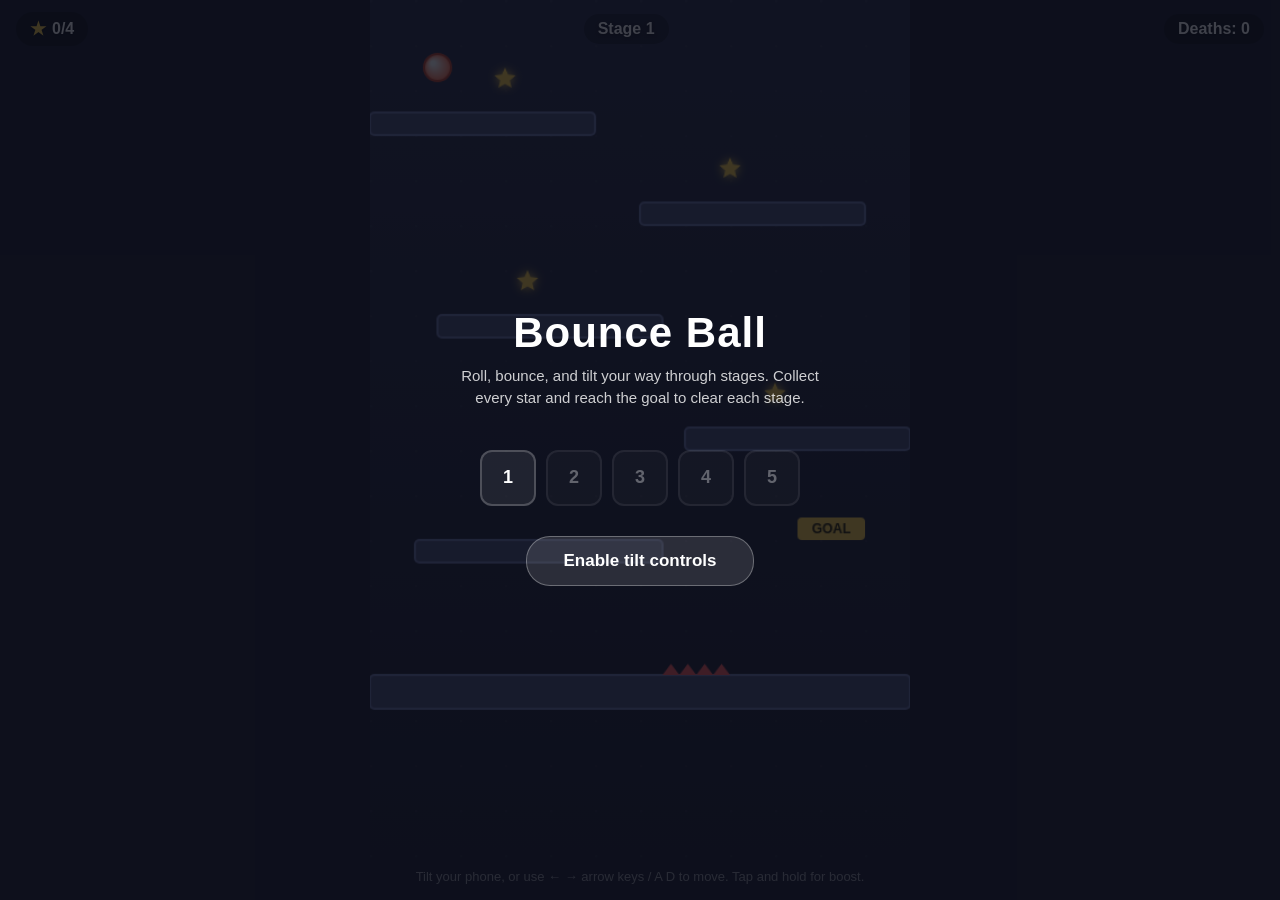
<file: Seattle central Project/seattle-central-community/bounce-ball.html>
<!DOCTYPE html>
<html lang="en">
<head>
<meta charset="UTF-8">
<meta name="viewport" content="width=device-width, initial-scale=1.0, user-scalable=no">
<title>Bounce Ball</title>
<style>
  * { margin: 0; padding: 0; box-sizing: border-box; -webkit-tap-highlight-color: transparent; }
  html, body {
    width: 100%; height: 100%;
    overflow: hidden;
    background: #1a1c2c;
    font-family: -apple-system, BlinkMacSystemFont, "Segoe UI", Roboto, Arial, sans-serif;
    touch-action: none;
    user-select: none;
  }
  #game-container {
    position: relative;
    width: 100%;
    height: 100%;
    display: flex;
    align-items: center;
    justify-content: center;
  }
  canvas {
    display: block;
    background: linear-gradient(180deg, #2b2f4a 0%, #1a1c2c 100%);
    max-width: 100%;
    max-height: 100%;
    touch-action: none;
  }
  #hud {
    position: absolute;
    top: 12px;
    left: 0;
    right: 0;
    display: flex;
    justify-content: space-between;
    align-items: center;
    padding: 0 16px;
    color: #fff;
    font-size: 16px;
    font-weight: 600;
    pointer-events: none;
    text-shadow: 0 1px 3px rgba(0,0,0,0.5);
    z-index: 10;
  }
  #hud .stat {
    background: rgba(0,0,0,0.35);
    border-radius: 20px;
    padding: 6px 14px;
    display: flex;
    align-items: center;
    gap: 6px;
    pointer-events: auto;
  }
  .star-icon {
    color: #ffd24a;
    font-size: 18px;
  }
  #overlay {
    position: absolute;
    inset: 0;
    display: flex;
    flex-direction: column;
    align-items: center;
    justify-content: center;
    background: rgba(10, 12, 24, 0.78);
    color: #fff;
    text-align: center;
    z-index: 20;
    padding: 24px;
  }
  #overlay.hidden { display: none; }
  #overlay h1 {
    font-size: 42px;
    margin-bottom: 8px;
    letter-spacing: 1px;
  }
  #overlay h2 {
    font-size: 24px;
    margin-bottom: 16px;
  }
  #overlay p {
    font-size: 15px;
    opacity: 0.8;
    margin-bottom: 24px;
    max-width: 360px;
    line-height: 1.5;
  }
  .btn {
    background: #ffd24a;
    color: #2a2200;
    border: none;
    border-radius: 24px;
    padding: 14px 36px;
    font-size: 17px;
    font-weight: 700;
    cursor: pointer;
    margin: 6px;
    transition: transform 0.1s ease, opacity 0.1s ease;
  }
  .btn:active { transform: scale(0.96); }
  .btn.secondary {
    background: rgba(255,255,255,0.12);
    color: #fff;
    border: 1px solid rgba(255,255,255,0.3);
  }
  #level-select {
    display: grid;
    grid-template-columns: repeat(5, 56px);
    gap: 10px;
    margin: 16px 0 24px;
  }
  .level-btn {
    width: 56px; height: 56px;
    border-radius: 12px;
    border: 2px solid rgba(255,255,255,0.2);
    background: rgba(255,255,255,0.08);
    color: #fff;
    font-size: 18px;
    font-weight: 700;
    cursor: pointer;
    display: flex;
    align-items: center;
    justify-content: center;
    flex-direction: column;
    gap: 2px;
  }
  .level-btn .stars-earned {
    font-size: 10px;
    color: #ffd24a;
  }
  .level-btn.locked {
    opacity: 0.35;
    cursor: not-allowed;
  }
  .level-btn.completed {
    border-color: #ffd24a;
  }
  #controls-hint {
    position: absolute;
    bottom: 16px;
    left: 0;
    right: 0;
    text-align: center;
    color: rgba(255,255,255,0.55);
    font-size: 13px;
    z-index: 10;
    pointer-events: none;
  }
  #pause-btn {
    position: absolute;
    top: 12px;
    right: 12px;
    z-index: 15;
    pointer-events: auto;
  }
</style>
</head>
<body>
<div id="game-container">
  <canvas id="gameCanvas"></canvas>

  <div id="hud">
    <div class="stat"><span class="star-icon">★</span><span id="star-count">0/0</span></div>
    <div class="stat" id="level-label">Stage 1</div>
    <div class="stat" id="death-count">Deaths: 0</div>
  </div>

  <div id="controls-hint">Tilt your phone, or use ← → arrow keys / A D to move. Tap and hold for boost.</div>

  <div id="overlay">
    <h1>Bounce Ball</h1>
    <p>Roll, bounce, and tilt your way through stages. Collect every star to clear each stage. One hit from a hazard and you start the stage over!</p>
    <div id="level-select"></div>
    <button class="btn secondary" id="enable-tilt-btn">Enable tilt controls</button>
  </div>
</div>

<script>
(() => {
  // ---------------------------------------------------------------
  // Setup
  // ---------------------------------------------------------------
  const canvas = document.getElementById('gameCanvas');
  const ctx = canvas.getContext('2d');
  const overlay = document.getElementById('overlay');
  const starCountEl = document.getElementById('star-count');
  const levelLabelEl = document.getElementById('level-label');
  const deathCountEl = document.getElementById('death-count');
  const levelSelectEl = document.getElementById('level-select');
  const enableTiltBtn = document.getElementById('enable-tilt-btn');

  const WORLD_W = 480;
  const WORLD_H = 800;

  function resizeCanvas() {
    const containerW = window.innerWidth;
    const containerH = window.innerHeight;
    const scale = Math.min(containerW / WORLD_W, containerH / WORLD_H);
    canvas.width = WORLD_W;
    canvas.height = WORLD_H;
    canvas.style.width = (WORLD_W * scale) + 'px';
    canvas.style.height = (WORLD_H * scale) + 'px';
  }
  window.addEventListener('resize', resizeCanvas);
  resizeCanvas();

  // ---------------------------------------------------------------
  // Level definitions
  // Coordinates are in world units (480 x 800 per screen "stage").
  // type: 'solid' platforms, 'star' collectibles, 'spike' hazards,
  // 'goal' end marker, 'bouncepad' boosts upward.
  // ---------------------------------------------------------------
  const LEVELS = [
    // Stage 1 - intro
    {
      gravity: 0.45,
      start: { x: 60, y: 60 },
      platforms: [
        { x: 0, y: 100, w: 200, h: 20 },
        { x: 240, y: 180, w: 200, h: 20 },
        { x: 60, y: 280, w: 200, h: 20 },
        { x: 280, y: 380, w: 200, h: 20 },
        { x: 40, y: 480, w: 220, h: 20 },
        { x: 0, y: 600, w: 480, h: 30 } // floor
      ],
      stars: [
        { x: 120, y: 70 },
        { x: 320, y: 150 },
        { x: 140, y: 250 },
        { x: 360, y: 350 }
      ],
      spikes: [
        { x: 260, y: 590, w: 60, h: 10 }
      ],
      bouncepads: [],
      goal: { x: 380, y: 460, w: 60, h: 20 }
    },
    // Stage 2 - more gaps
    {
      gravity: 0.45,
      start: { x: 40, y: 60 },
      platforms: [
        { x: 0, y: 100, w: 140, h: 20 },
        { x: 200, y: 100, w: 140, h: 20 },
        { x: 360, y: 180, w: 120, h: 20 },
        { x: 160, y: 260, w: 140, h: 20 },
        { x: 0, y: 340, w: 120, h: 20 },
        { x: 200, y: 420, w: 140, h: 20 },
        { x: 360, y: 500, w: 120, h: 20 },
        { x: 80, y: 580, w: 160, h: 20 },
        { x: 0, y: 700, w: 480, h: 30 }
      ],
      stars: [
        { x: 70, y: 70 },
        { x: 420, y: 150 },
        { x: 230, y: 230 },
        { x: 60, y: 310 },
        { x: 420, y: 470 }
      ],
      spikes: [
        { x: 140, y: 690, w: 80, h: 10 },
        { x: 300, y: 690, w: 80, h: 10 }
      ],
      bouncepads: [
        { x: 110, y: 568, w: 50, h: 12 }
      ],
      goal: { x: 130, y: 555, w: 60, h: 20 }
    },
    // Stage 3 - bounce pads heavy
    {
      gravity: 0.5,
      start: { x: 220, y: 60 },
      platforms: [
        { x: 160, y: 100, w: 160, h: 20 },
        { x: 0, y: 220, w: 140, h: 20 },
        { x: 340, y: 220, w: 140, h: 20 },
        { x: 0, y: 700, w: 480, h: 30 },
        { x: 180, y: 460, w: 120, h: 20 },
        { x: 20, y: 580, w: 120, h: 20 },
        { x: 340, y: 580, w: 120, h: 20 }
      ],
      stars: [
        { x: 230, y: 70 },
        { x: 60, y: 190 },
        { x: 400, y: 190 },
        { x: 230, y: 430 },
        { x: 80, y: 550 }
      ],
      spikes: [
        { x: 0, y: 690, w: 180, h: 10 },
        { x: 300, y: 690, w: 180, h: 10 }
      ],
      bouncepads: [
        { x: 200, y: 695, w: 80, h: 12 },
        { x: 60, y: 215, w: 40, h: 10 },
        { x: 380, y: 215, w: 40, h: 10 }
      ],
      goal: { x: 380, y: 540, w: 60, h: 20 }
    },
    // Stage 4 - narrow ledges, precision
    {
      gravity: 0.48,
      start: { x: 40, y: 60 },
      platforms: [
        { x: 0, y: 100, w: 100, h: 16 },
        { x: 150, y: 160, w: 80, h: 16 },
        { x: 280, y: 100, w: 80, h: 16 },
        { x: 400, y: 200, w: 80, h: 16 },
        { x: 260, y: 280, w: 80, h: 16 },
        { x: 100, y: 340, w: 80, h: 16 },
        { x: 0, y: 420, w: 80, h: 16 },
        { x: 180, y: 460, w: 80, h: 16 },
        { x: 340, y: 420, w: 80, h: 16 },
        { x: 380, y: 560, w: 100, h: 16 },
        { x: 180, y: 600, w: 100, h: 16 },
        { x: 0, y: 700, w: 480, h: 30 }
      ],
      stars: [
        { x: 50, y: 70 },
        { x: 185, y: 130 },
        { x: 440, y: 170 },
        { x: 295, y: 250 },
        { x: 40, y: 390 },
        { x: 220, y: 430 },
        { x: 420, y: 530 }
      ],
      spikes: [
        { x: 0, y: 690, w: 480, h: 10 }
      ],
      bouncepads: [],
      goal: { x: 200, y: 570, w: 60, h: 20 }
    },
    // Stage 5 - finale, mix of everything
    {
      gravity: 0.5,
      start: { x: 220, y: 50 },
      platforms: [
        { x: 160, y: 90, w: 160, h: 16 },
        { x: 0, y: 180, w: 120, h: 16 },
        { x: 360, y: 180, w: 120, h: 16 },
        { x: 180, y: 260, w: 120, h: 16 },
        { x: 0, y: 360, w: 100, h: 16 },
        { x: 380, y: 360, w: 100, h: 16 },
        { x: 190, y: 420, w: 100, h: 16 },
        { x: 40, y: 500, w: 100, h: 16 },
        { x: 340, y: 500, w: 100, h: 16 },
        { x: 190, y: 580, w: 100, h: 16 },
        { x: 0, y: 700, w: 480, h: 30 }
      ],
      stars: [
        { x: 230, y: 60 },
        { x: 50, y: 150 },
        { x: 410, y: 150 },
        { x: 230, y: 230 },
        { x: 40, y: 330 },
        { x: 420, y: 330 },
        { x: 230, y: 390 },
        { x: 80, y: 470 },
        { x: 380, y: 470 }
      ],
      spikes: [
        { x: 120, y: 690, w: 100, h: 10 },
        { x: 260, y: 690, w: 100, h: 10 }
      ],
      bouncepads: [
        { x: 220, y: 695, w: 40, h: 10 },
        { x: 210, y: 585, w: 60, h: 10 }
      ],
      goal: { x: 210, y: 620, w: 60, h: 20 }
    }
  ];

  // ---------------------------------------------------------------
  // Game state
  // ---------------------------------------------------------------
  const BALL_RADIUS = 12;

  let currentLevelIndex = 0;
  let progress = JSON.parse(localStorage_safe_get());

  function localStorage_safe_get() {
    try {
      const raw = window.localStorage && window.localStorage.getItem('bounceball_progress');
      if (raw) return raw;
    } catch (e) {}
    return JSON.stringify({ unlocked: 1, stars: {} });
  }
  function saveProgress() {
    try {
      if (window.localStorage) {
        window.localStorage.setItem('bounceball_progress', JSON.stringify(progress));
      }
    } catch (e) {}
  }

  let ball, level, deaths, collected, gameRunning, won;
  let tiltX = 0;
  let keys = { left: false, right: false };
  let pointerActive = false;
  let pointerSide = 0; // -1 left, 1 right, 0 none

  function loadLevel(index) {
    currentLevelIndex = index;
    level = LEVELS[index];
    ball = {
      x: level.start.x,
      y: level.start.y,
      vx: 0,
      vy: 0,
      r: BALL_RADIUS
    };
    deaths = 0;
    collected = new Array(level.stars.length).fill(false);
    gameRunning = true;
    won = false;
    updateHUD();
    levelLabelEl.textContent = 'Stage ' + (index + 1);
  }

  function resetBall() {
    ball.x = level.start.x;
    ball.y = level.start.y;
    ball.vx = 0;
    ball.vy = 0;
    deaths++;
    collected = new Array(level.stars.length).fill(false);
    updateHUD();
  }

  function updateHUD() {
    const total = level.stars.length;
    const got = collected.filter(Boolean).length;
    starCountEl.textContent = got + '/' + total;
    deathCountEl.textContent = 'Deaths: ' + deaths;
  }

  // ---------------------------------------------------------------
  // Input
  // ---------------------------------------------------------------
  window.addEventListener('keydown', (e) => {
    if (e.key === 'ArrowLeft' || e.key === 'a' || e.key === 'A') keys.left = true;
    if (e.key === 'ArrowRight' || e.key === 'd' || e.key === 'D') keys.right = true;
    if (e.key === 'r' || e.key === 'R') resetBall();
  });
  window.addEventListener('keyup', (e) => {
    if (e.key === 'ArrowLeft' || e.key === 'a' || e.key === 'A') keys.left = false;
    if (e.key === 'ArrowRight' || e.key === 'd' || e.key === 'D') keys.right = false;
  });

  // Touch / pointer: tap left half or right half of screen to move that direction
  canvas.addEventListener('pointerdown', (e) => {
    pointerActive = true;
    const rect = canvas.getBoundingClientRect();
    const relX = (e.clientX - rect.left) / rect.width;
    pointerSide = relX < 0.5 ? -1 : 1;
  });
  canvas.addEventListener('pointermove', (e) => {
    if (!pointerActive) return;
    const rect = canvas.getBoundingClientRect();
    const relX = (e.clientX - rect.left) / rect.width;
    pointerSide = relX < 0.5 ? -1 : 1;
  });
  window.addEventListener('pointerup', () => { pointerActive = false; pointerSide = 0; });
  window.addEventListener('pointercancel', () => { pointerActive = false; pointerSide = 0; });

  // Device tilt
  let tiltEnabled = false;
  function handleOrientation(e) {
    // gamma: left-right tilt, range roughly -90 to 90
    if (e.gamma === null) return;
    tiltX = Math.max(-1, Math.min(1, e.gamma / 30));
  }
  enableTiltBtn.addEventListener('click', () => {
    if (typeof DeviceOrientationEvent !== 'undefined' && typeof DeviceOrientationEvent.requestPermission === 'function') {
      DeviceOrientationEvent.requestPermission().then(state => {
        if (state === 'granted') {
          window.addEventListener('deviceorientation', handleOrientation);
          tiltEnabled = true;
          enableTiltBtn.textContent = 'Tilt enabled';
          enableTiltBtn.disabled = true;
        }
      }).catch(() => {});
    } else if (typeof DeviceOrientationEvent !== 'undefined') {
      window.addEventListener('deviceorientation', handleOrientation);
      tiltEnabled = true;
      enableTiltBtn.textContent = 'Tilt enabled';
      enableTiltBtn.disabled = true;
    } else {
      enableTiltBtn.textContent = 'Tilt not supported';
      enableTiltBtn.disabled = true;
    }
  });

  // ---------------------------------------------------------------
  // Physics & collision
  // ---------------------------------------------------------------
  const MOVE_ACCEL = 0.6;
  const MAX_VX = 6;
  const FRICTION = 0.98;
  const BOUNCEPAD_VELOCITY = -11;

  function circleRectCollision(cx, cy, r, rx, ry, rw, rh) {
    const closestX = Math.max(rx, Math.min(cx, rx + rw));
    const closestY = Math.max(ry, Math.min(cy, ry + rh));
    const dx = cx - closestX;
    const dy = cy - closestY;
    return (dx * dx + dy * dy) < (r * r);
  }

  function resolveCollision(ball, rect) {
    // Determine overlap on each axis to find shallowest resolution
    const closestX = Math.max(rect.x, Math.min(ball.x, rect.x + rect.w));
    const closestY = Math.max(rect.y, Math.min(ball.y, rect.y + rect.h));
    let dx = ball.x - closestX;
    let dy = ball.y - closestY;
    let dist = Math.sqrt(dx*dx + dy*dy);
    if (dist === 0) {
      // ball center inside rect - push out upward
      dy = -1; dist = 1;
    }
    const overlap = ball.r - dist;
    if (overlap > 0) {
      const nx = dx / dist;
      const ny = dy / dist;
      ball.x += nx * overlap;
      ball.y += ny * overlap;
      // Reflect velocity along normal with NO energy loss - always bounces
      const dot = ball.vx * nx + ball.vy * ny;
      if (dot < 0) {
        ball.vx -= 2 * dot * nx;
        ball.vy -= 2 * dot * ny;
        // Ensure a minimum bounce so the ball never goes fully dead on a surface
        const minBounce = 3;
        if (Math.abs(ny) > 0.5 && ball.vy > -minBounce && ball.vy < 0) {
          ball.vy = -minBounce;
        }
      }
      return ny; // return normal y to detect "landed on top"
    }
    return null;
  }

  function update() {
    if (!gameRunning || won) return;

    // Input
    let moveDir = 0;
    if (keys.left) moveDir -= 1;
    if (keys.right) moveDir += 1;
    if (pointerActive) moveDir += pointerSide;
    if (tiltEnabled) moveDir += tiltX;
    moveDir = Math.max(-1, Math.min(1, moveDir));

    ball.vx += moveDir * MOVE_ACCEL;
    ball.vx *= FRICTION;
    ball.vx = Math.max(-MAX_VX, Math.min(MAX_VX, ball.vx));

    ball.vy += level.gravity;
    ball.vy = Math.min(ball.vy, 18);

    ball.x += ball.vx;
    ball.y += ball.vy;

    // World bounds (side walls)
    if (ball.x - ball.r < 0) { ball.x = ball.r; ball.vx *= -1; }
    if (ball.x + ball.r > WORLD_W) { ball.x = WORLD_W - ball.r; ball.vx *= -1; }
    if (ball.y - ball.r < 0) { ball.y = ball.r; ball.vy *= -1; }

    // Fall off bottom = death
    if (ball.y - ball.r > WORLD_H + 20) {
      resetBall();
      return;
    }

    // Platform collisions
    for (const p of level.platforms) {
      resolveCollision(ball, p);
    }

    // Bounce pads
    for (const bp of level.bouncepads) {
      if (circleRectCollision(ball.x, ball.y, ball.r, bp.x, bp.y, bp.w, bp.h)) {
        if (ball.vy > 0) {
          ball.vy = BOUNCEPAD_VELOCITY;
          ball.y = bp.y - ball.r;
        }
      }
    }

    // Spikes = death
    for (const s of level.spikes) {
      if (circleRectCollision(ball.x, ball.y, ball.r, s.x, s.y, s.w, s.h)) {
        resetBall();
        return;
      }
    }

    // Stars
    level.stars.forEach((star, i) => {
      if (collected[i]) return;
      const dx = ball.x - star.x;
      const dy = ball.y - star.y;
      if (Math.sqrt(dx*dx + dy*dy) < ball.r + 10) {
        collected[i] = true;
        updateHUD();
      }
    });

    // Goal
    const g = level.goal;
    if (circleRectCollision(ball.x, ball.y, ball.r, g.x, g.y, g.w, g.h)) {
      const allStars = collected.every(Boolean);
      if (allStars) {
        won = true;
        onLevelComplete();
      }
    }
  }

  function onLevelComplete() {
    const starsGot = collected.filter(Boolean).length;
    progress.stars[currentLevelIndex] = Math.max(progress.stars[currentLevelIndex] || 0, starsGot);
    if (currentLevelIndex + 1 >= progress.unlocked) {
      progress.unlocked = Math.min(LEVELS.length, currentLevelIndex + 2);
    }
    saveProgress();

    setTimeout(() => {
      showWinOverlay();
    }, 400);
  }

  function showWinOverlay() {
    gameRunning = false;
    overlay.classList.remove('hidden');
    overlay.innerHTML = '';

    const h1 = document.createElement('h1');
    h1.textContent = 'Stage clear!';
    overlay.appendChild(h1);

    const h2 = document.createElement('h2');
    h2.textContent = 'Stage ' + (currentLevelIndex + 1) + ' complete';
    overlay.appendChild(h2);

    const p = document.createElement('p');
    p.textContent = 'Deaths this run: ' + deaths;
    overlay.appendChild(p);

    const btnRow = document.createElement('div');

    if (currentLevelIndex + 1 < LEVELS.length) {
      const nextBtn = document.createElement('button');
      nextBtn.className = 'btn';
      nextBtn.textContent = 'Next stage';
      nextBtn.addEventListener('click', () => {
        overlay.classList.add('hidden');
        loadLevel(currentLevelIndex + 1);
      });
      btnRow.appendChild(nextBtn);
    } else {
      const doneMsg = document.createElement('p');
      doneMsg.textContent = "You've cleared all stages!";
      overlay.appendChild(doneMsg);
    }

    const menuBtn = document.createElement('button');
    menuBtn.className = 'btn secondary';
    menuBtn.textContent = 'Stage select';
    menuBtn.addEventListener('click', () => {
      buildLevelSelect();
      overlay.classList.remove('hidden');
    });
    btnRow.appendChild(menuBtn);

    overlay.appendChild(btnRow);
  }

  // ---------------------------------------------------------------
  // Rendering
  // ---------------------------------------------------------------
  function draw() {
    ctx.clearRect(0, 0, WORLD_W, WORLD_H);

    // Background grid dots for depth
    ctx.fillStyle = 'rgba(255,255,255,0.04)';
    for (let gx = 0; gx < WORLD_W; gx += 40) {
      for (let gy = 0; gy < WORLD_H; gy += 40) {
        ctx.fillRect(gx, gy, 2, 2);
      }
    }

    // Platforms
    ctx.fillStyle = '#4a5078';
    ctx.strokeStyle = '#6f7aad';
    ctx.lineWidth = 2;
    for (const p of level.platforms) {
      roundRect(ctx, p.x, p.y, p.w, p.h, 4);
      ctx.fill();
      ctx.stroke();
    }

    // Bounce pads
    ctx.fillStyle = '#3ad6c1';
    for (const bp of level.bouncepads) {
      roundRect(ctx, bp.x, bp.y, bp.w, bp.h, 4);
      ctx.fill();
    }

    // Spikes
    ctx.fillStyle = '#ff5d5d';
    for (const s of level.spikes) {
      drawSpikes(ctx, s.x, s.y, s.w, s.h);
    }

    // Goal flag
    const g = level.goal;
    ctx.fillStyle = won ? '#7CFC00' : '#ffd24a';
    roundRect(ctx, g.x, g.y, g.w, g.h, 4);
    ctx.fill();
    ctx.fillStyle = '#2a2200';
    ctx.font = 'bold 12px sans-serif';
    ctx.textAlign = 'center';
    ctx.fillText('GOAL', g.x + g.w/2, g.y + g.h/2 + 4);

    // Stars
    level.stars.forEach((star, i) => {
      if (collected[i]) return;
      drawStar(ctx, star.x, star.y, 10, '#ffd24a');
    });

    // Ball
    ctx.beginPath();
    ctx.arc(ball.x, ball.y, ball.r, 0, Math.PI * 2);
    const grad = ctx.createRadialGradient(ball.x - 4, ball.y - 4, 2, ball.x, ball.y, ball.r);
    grad.addColorStop(0, '#ffffff');
    grad.addColorStop(1, '#ff7a59');
    ctx.fillStyle = grad;
    ctx.fill();
    ctx.strokeStyle = '#c2462f';
    ctx.lineWidth = 2;
    ctx.stroke();
  }

  function roundRect(ctx, x, y, w, h, r) {
    ctx.beginPath();
    ctx.moveTo(x + r, y);
    ctx.arcTo(x + w, y, x + w, y + h, r);
    ctx.arcTo(x + w, y + h, x, y + h, r);
    ctx.arcTo(x, y + h, x, y, r);
    ctx.arcTo(x, y, x + w, y, r);
    ctx.closePath();
  }

  function drawSpikes(ctx, x, y, w, h) {
    const spikeWidth = 14;
    const count = Math.max(1, Math.round(w / spikeWidth));
    const actualW = w / count;
    for (let i = 0; i < count; i++) {
      const sx = x + i * actualW;
      ctx.beginPath();
      ctx.moveTo(sx, y + h);
      ctx.lineTo(sx + actualW / 2, y);
      ctx.lineTo(sx + actualW, y + h);
      ctx.closePath();
      ctx.fill();
    }
  }

  function drawStar(ctx, cx, cy, r, color) {
    ctx.save();
    ctx.translate(cx, cy);
    ctx.beginPath();
    for (let i = 0; i < 5; i++) {
      const angle = (Math.PI * 2 * i) / 5 - Math.PI / 2;
      const outerX = Math.cos(angle) * r;
      const outerY = Math.sin(angle) * r;
      if (i === 0) ctx.moveTo(outerX, outerY);
      else ctx.lineTo(outerX, outerY);
      const innerAngle = angle + Math.PI / 5;
      const innerX = Math.cos(innerAngle) * r * 0.45;
      const innerY = Math.sin(innerAngle) * r * 0.45;
      ctx.lineTo(innerX, innerY);
    }
    ctx.closePath();
    ctx.fillStyle = color;
    ctx.shadowColor = color;
    ctx.shadowBlur = 8;
    ctx.fill();
    ctx.restore();
  }

  // ---------------------------------------------------------------
  // Main loop
  // ---------------------------------------------------------------
  function loop() {
    update();
    draw();
    requestAnimationFrame(loop);
  }

  // ---------------------------------------------------------------
  // Level select UI
  // ---------------------------------------------------------------
  function buildLevelSelect() {
    overlay.innerHTML = '';
    const h1 = document.createElement('h1');
    h1.textContent = 'Bounce Ball';
    overlay.appendChild(h1);

    const p = document.createElement('p');
    p.textContent = 'Roll, bounce, and tilt your way through stages. Collect every star and reach the goal to clear each stage.';
    overlay.appendChild(p);

    const grid = document.createElement('div');
    grid.id = 'level-select';
    LEVELS.forEach((lvl, i) => {
      const btn = document.createElement('button');
      const unlocked = i < progress.unlocked;
      btn.className = 'level-btn' + (unlocked ? '' : ' locked');
      if (progress.stars[i] !== undefined) btn.classList.add('completed');

      const num = document.createElement('div');
      num.textContent = (i + 1);
      btn.appendChild(num);

      if (progress.stars[i] !== undefined) {
        const starsEarned = document.createElement('div');
        starsEarned.className = 'stars-earned';
        starsEarned.textContent = '★ ' + progress.stars[i] + '/' + lvl.stars.length;
        btn.appendChild(starsEarned);
      }

      if (unlocked) {
        btn.addEventListener('click', () => {
          overlay.classList.add('hidden');
          loadLevel(i);
        });
      }
      grid.appendChild(btn);
    });
    overlay.appendChild(grid);

    const btnRow = document.createElement('div');
    const tiltBtn = document.createElement('button');
    tiltBtn.className = 'btn secondary';
    tiltBtn.id = 'enable-tilt-btn';
    tiltBtn.textContent = tiltEnabled ? 'Tilt enabled' : 'Enable tilt controls';
    if (tiltEnabled) tiltBtn.disabled = true;
    tiltBtn.addEventListener('click', enableTiltHandler);
    btnRow.appendChild(tiltBtn);
    overlay.appendChild(btnRow);
  }

  function enableTiltHandler() {
    if (typeof DeviceOrientationEvent !== 'undefined' && typeof DeviceOrientationEvent.requestPermission === 'function') {
      DeviceOrientationEvent.requestPermission().then(state => {
        if (state === 'granted') {
          window.addEventListener('deviceorientation', handleOrientation);
          tiltEnabled = true;
          const b = document.getElementById('enable-tilt-btn');
          if (b) { b.textContent = 'Tilt enabled'; b.disabled = true; }
        }
      }).catch(() => {});
    } else if (typeof DeviceOrientationEvent !== 'undefined') {
      window.addEventListener('deviceorientation', handleOrientation);
      tiltEnabled = true;
      const b = document.getElementById('enable-tilt-btn');
      if (b) { b.textContent = 'Tilt enabled'; b.disabled = true; }
    } else {
      const b = document.getElementById('enable-tilt-btn');
      if (b) { b.textContent = 'Tilt not supported'; b.disabled = true; }
    }
  }

  // ---------------------------------------------------------------
  // Boot
  // ---------------------------------------------------------------
  buildLevelSelect();
  loadLevel(0); // preload level 0 so canvas isn't blank behind overlay
  gameRunning = false; // don't run physics until a level is chosen
  // Override: re-enable when a stage is picked via loadLevel (it sets gameRunning=true)
  draw();
  loop();
})();
</script>
</body>
</html>
</file>
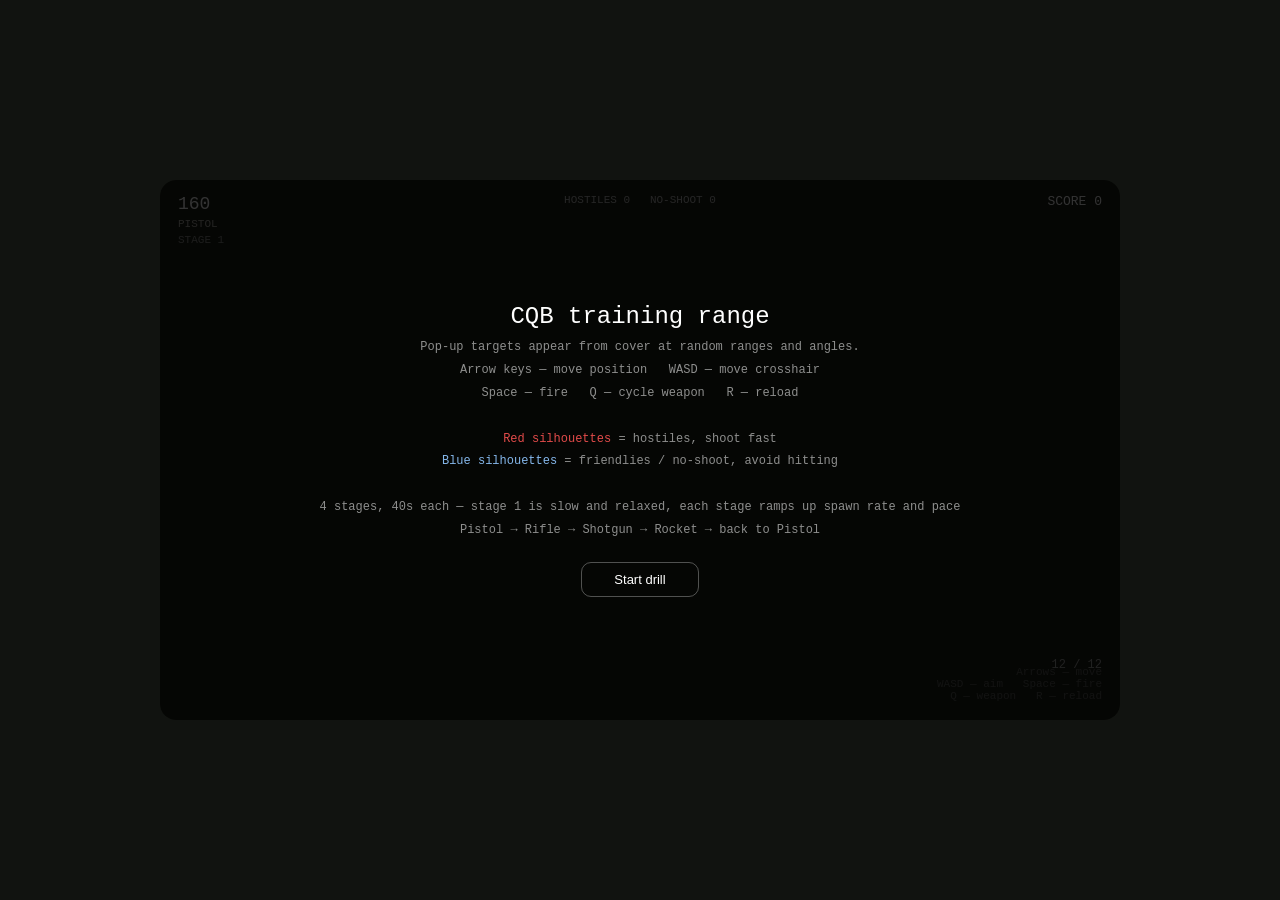
<file: Seattle central Project/seattle-central-community/cqb.html>
<!DOCTYPE html>
<html lang="en">
<head>
<meta charset="UTF-8">
<meta name="viewport" content="width=device-width, initial-scale=1.0">
<title>CQB Training Range</title>
<style>
  :root{
    --border-radius-lg: 16px;
    --border-radius-md: 10px;
    --font-mono: 'SF Mono', 'Cascadia Code', Consolas, 'Courier New', monospace;
  }
  *{margin:0;padding:0;box-sizing:border-box;}
  html,body{width:100%;height:100%;background:#111310;}
  body{display:flex;align-items:center;justify-content:center;padding:10px;}
  .sr-only{position:absolute;width:1px;height:1px;padding:0;margin:-1px;overflow:hidden;clip:rect(0,0,0,0);white-space:nowrap;border:0;}
  .game-shell{width:100%;max-width:960px;}
</style>
</head>
<body>
<div class="game-shell">

<style>
#gw{position:relative;width:100%;height:540px;background:#1a1d16;border-radius:var(--border-radius-lg);overflow:hidden;font-family:var(--font-mono);user-select:none}
#c{display:block;width:100%;height:100%}
#hud{position:absolute;top:0;left:0;right:0;bottom:0;pointer-events:none}
#score-d{position:absolute;top:14px;right:18px;color:#fff;font-size:13px;font-weight:500}
#timer-d{position:absolute;top:14px;left:18px;color:#fff;font-size:18px;font-weight:500}
#weapon-d{position:absolute;top:38px;left:18px;font-size:11px;font-weight:500}
#stage-d{position:absolute;top:54px;left:18px;font-size:11px;color:rgba(255,255,255,0.5)}
#ammo-d{position:absolute;bottom:48px;right:18px;color:rgba(255,255,255,0.6);font-size:12px}
#stats-d{position:absolute;top:14px;left:50%;transform:translateX(-50%);color:rgba(255,255,255,0.7);font-size:11px;text-align:center}
#reload-bar{position:absolute;bottom:38px;left:18px;display:none;align-items:center;gap:8px}
#reload-label{color:#EF9F27;font-size:11px}
#reload-track{width:90px;height:4px;background:rgba(255,255,255,0.1);border-radius:2px;overflow:hidden}
#reload-fill{height:100%;background:#EF9F27;border-radius:2px;width:0%}
#dmg{position:absolute;inset:0;background:rgba(226,75,74,0);transition:background 0.1s;pointer-events:none}
#hit-flash{position:absolute;inset:0;background:rgba(226,75,74,0);transition:background 0.15s;pointer-events:none}
#stage-banner{position:absolute;top:42%;left:50%;transform:translate(-50%,-50%);color:#fff;font-size:28px;font-weight:500;opacity:0;text-align:center}
#weapon-hint{position:absolute;bottom:18px;right:18px;color:rgba(255,255,255,0.28);font-size:11px;pointer-events:none;text-align:right}
#ov{position:absolute;inset:0;display:flex;flex-direction:column;align-items:center;justify-content:center;background:rgba(0,0,0,0.8);color:#fff}
#ov h2{font-size:24px;margin:0 0 6px;font-weight:500}
#ov p{font-size:12px;color:rgba(255,255,255,0.55);margin:0 0 20px;text-align:center;line-height:1.9}
#start-btn{background:transparent;border:0.5px solid rgba(255,255,255,0.3);color:#fff;padding:9px 32px;border-radius:var(--border-radius-md);font-size:13px;cursor:pointer;pointer-events:all}
#start-btn:hover{background:rgba(255,255,255,0.1)}
</style>

<h2 class="sr-only">CQB training range: 4 escalating 40-second stages of pop-up targets, move with arrow keys, aim with WASD, switch weapons with Q</h2>

<div id="gw">
  <canvas id="c"></canvas>
  <div id="hud">
    <div id="timer-d">160</div>
    <div id="weapon-d" style="color:#B4B2A9">PISTOL</div>
    <div id="stage-d">STAGE 1</div>
    <div id="stats-d">HOSTILES 0 &nbsp; NO-SHOOT 0</div>
    <div id="score-d">SCORE 0</div>
    <div id="ammo-d">12 / 12</div>
    <div id="reload-bar">
      <span id="reload-label">RELOADING</span>
      <div id="reload-track"><div id="reload-fill"></div></div>
    </div>
    <div id="stage-banner"></div>
    <div id="weapon-hint">Arrows — move<br>WASD — aim &nbsp; Space — fire<br>Q — weapon &nbsp; R — reload</div>
    <div id="dmg"></div>
    <div id="hit-flash"></div>
  </div>
  <div id="ov">
    <h2>CQB training range</h2>
    <p>Pop-up targets appear from cover at random ranges and angles.<br>Arrow keys — move position &nbsp; WASD — move crosshair<br>Space — fire &nbsp; Q — cycle weapon &nbsp; R — reload<br><br><span style="color:#e24b4a">Red silhouettes</span> = hostiles, shoot fast<br><span style="color:#85B7EB">Blue silhouettes</span> = friendlies / no-shoot, avoid hitting<br><br>4 stages, 40s each — stage 1 is slow and relaxed, each stage ramps up spawn rate and pace<br>Pistol &rarr; Rifle &rarr; Shotgun &rarr; Rocket &rarr; back to Pistol</p>
    <button id="start-btn">Start drill</button>
  </div>
</div>

<script>
const canvas=document.getElementById('c'),ctx=canvas.getContext('2d');
const gw=document.getElementById('gw'),ov=document.getElementById('ov');
const scoreD=document.getElementById('score-d'),timerD=document.getElementById('timer-d');
const weaponD=document.getElementById('weapon-d'),ammoD=document.getElementById('ammo-d');
const stageD=document.getElementById('stage-d'),stageBanner=document.getElementById('stage-banner');
const statsD=document.getElementById('stats-d');
const reloadBar=document.getElementById('reload-bar'),reloadFill=document.getElementById('reload-fill');
const hitFlash=document.getElementById('hit-flash');
const startBtn=document.getElementById('start-btn');

let W,H,running=false,score=0,frame=0;
let hostilesHit=0,noShootHit=0,hostilesMissed=0;
const STAGE_LEN=40;
const TOTAL_LEN=STAGE_LEN*4;
let timeLeft=TOTAL_LEN;
let currentStage=0;

const STAGES=[
  {spawnInterval:130,upMin:120,upMax:200,maxOnScreen:3,label:'STAGE 1'},
  {spawnInterval:85,upMin:75,upMax:140,maxOnScreen:4,label:'STAGE 2'},
  {spawnInterval:55,upMin:50,upMax:95,maxOnScreen:5,label:'STAGE 3'},
  {spawnInterval:32,upMin:30,upMax:62,maxOnScreen:6,label:'STAGE 4'}
];

const WEAPON_ORDER=['pistol','rifle','shotgun','rocket'];
let weaponIdx=0;
const WEAPONS={
  pistol:{maxAmmo:12,cd:14,reloadTime:60,color:'#B4B2A9',name:'PISTOL',pellets:1,spread:0,kick:4},
  rifle:{maxAmmo:30,cd:6,reloadTime:85,color:'#85B7EB',name:'RIFLE',pellets:1,spread:0.012,kick:3},
  shotgun:{maxAmmo:6,cd:30,reloadTime:100,color:'#FAC775',name:'SHOTGUN',pellets:6,spread:0.05,kick:10},
  rocket:{maxAmmo:3,cd:25,reloadTime:130,color:'#EF9F27',name:'ROCKET',pellets:1,spread:0,kick:7}
};
let weapon='pistol';
let ammo={pistol:12,rifle:30,shotgun:6,rocket:3};
let shootCD=0,reloading=false,reloadProgress=0;
let targets=[],projectiles=[],particles=[],popups=[];
let aimX=0,aimY=0;
let px=0,py=0;
let gunRecoil=0,bobPhase=0;
let keys={};
let shakeAmt=0,slowMo=0,hitMarker=0;
let bannerTimer=0;

function resize(){
  W=canvas.offsetWidth;H=canvas.offsetHeight;
  canvas.width=W;canvas.height=H;
}
resize();new ResizeObserver(resize).observe(canvas);

const LANES=7;
function laneX(i){return (i/(LANES-1))*0.9-0.45;}

function spawnTarget(){
  const st=STAGES[currentStage];
  const isHostile=Math.random()<0.65;
  const lane=Math.floor(Math.random()*LANES);
  const z=2.5+Math.random()*7;
  const wx=laneX(lane)+(Math.random()-0.5)*0.04;
  const baseH=0.42;
  targets.push({
    wx,wz:z,wy:0,
    height:baseH,width:baseH*0.42,
    isHostile,
    state:'rising',
    t:0,
    upDuration:st.upMin+Math.random()*(st.upMax-st.upMin)-Math.min(st.upMax*0.4,z*2.5),
    alive:true,
    hit:false,
    exposedHeight:0
  });
}

function spawnP(x,y,col,n=8,big=false){
  for(let i=0;i<n;i++){
    const a=Math.random()*Math.PI*2,sp=(big?2:1)+Math.random()*(big?5:3);
    particles.push({x,y,vx:Math.cos(a)*sp,vy:Math.sin(a)*sp-1.2,color:col,life:1,size:(big?3:2)+Math.random()*4,type:'dot'});
  }
}

function spawnDebris(x,y,n=10){
  for(let i=0;i<n;i++){
    const a=Math.random()*Math.PI*2,sp=2+Math.random()*6;
    particles.push({
      x,y,vx:Math.cos(a)*sp,vy:Math.sin(a)*sp-3,
      color:Math.random()<0.5?'#e24b4a':'#791F1F',
      life:1.4,size:3+Math.random()*6,
      type:'debris',rot:Math.random()*Math.PI*2,rotSpeed:(Math.random()-0.5)*0.4
    });
  }
}

function spawnPopup(x,y,text,color){
  popups.push({x,y,text,color,life:1});
}

function w2s(wx,wy,wz){
  const fov=0.62;
  const shakeX=(Math.random()-0.5)*shakeAmt;
  const shakeY=(Math.random()-0.5)*shakeAmt;
  const cx=W/2+shakeX,cy=H*0.58+shakeY;
  return{x:cx+((wx-px)/(wz*fov))*W,y:cy-((wy-py)/(wz*fov))*W,scale:1/(wz*fov)};
}

function findHit(tx,ty){
  let hit=null,bestZ=999;
  targets.forEach(t=>{
    if(!t.alive||t.state!=='up')return;
    const s=w2s(t.wx,t.wy+t.exposedHeight*0.5,t.wz);
    const dx=s.x-tx,dy=s.y-ty;
    const hw=t.width*s.scale*W*0.5+6;
    const hh=t.exposedHeight*s.scale*W*0.5+8;
    if(Math.abs(dx)<hw&&Math.abs(dy)<hh&&t.wz<bestZ){bestZ=t.wz;hit=t;}
  });
  return hit;
}

function fireHitscan(){
  const w=WEAPONS[weapon];
  if(reloading||ammo[weapon]<=0)return;
  ammo[weapon]--;updateAmmoHud();
  gunRecoil=1;shootCD=w.cd;
  shakeAmt=Math.max(shakeAmt,w.kick);
  const hitSet=new Set();
  for(let i=0;i<w.pellets;i++){
    const ox=(Math.random()-0.5)*2*w.spread*W;
    const oy=(Math.random()-0.5)*2*w.spread*W;
    const tx=aimX+ox,ty=aimY+oy;
    projectiles.push({type:'bullet',x1:W*0.62,y1:H*0.74,x2:tx,y2:ty,life:1});
    const hit=findHit(tx,ty);
    if(hit&&!hitSet.has(hit))hitSet.add(hit);
  }
  hitSet.forEach(h=>resolveHit(h));
  if(ammo[weapon]===0)startReload();
}

function fireRocket(){
  if(reloading||ammo.rocket<=0)return;
  ammo.rocket--;updateAmmoHud();
  gunRecoil=1.5;shootCD=WEAPONS.rocket.cd;
  shakeAmt=Math.max(shakeAmt,WEAPONS.rocket.kick);
  projectiles.push({type:'rocket',x:W*0.55,y:H*0.78,tx:aimX,ty:aimY,
    vx:(aimX-(W*0.55))/28,vy:(aimY-(H*0.78))/28,life:1,traveled:0,exploded:false});
  if(ammo.rocket===0)startReload();
}

function resolveHit(t){
  t.alive=false;t.hit=true;
  const s=w2s(t.wx,t.wy+t.exposedHeight*0.5,t.wz);
  if(t.isHostile){
    hostilesHit++;
    const pts=Math.max(20,Math.floor(120-t.wz*8));
    score+=pts;
    spawnP(s.x,s.y,'#e24b4a',14);
    spawnDebris(s.x,s.y,12);
    spawnPopup(s.x,s.y-20,'ELIMINATED +'+pts,'#e24b4a');
    shakeAmt=Math.max(shakeAmt,8);
    slowMo=18;
    hitMarker=14;
  } else {
    noShootHit++;
    score=Math.max(0,score-80);
    spawnP(s.x,s.y,'#85B7EB',12);
    spawnPopup(s.x,s.y-20,'NO-SHOOT -80','#85B7EB');
    hitFlash.style.background='rgba(226,75,74,0.3)';
    setTimeout(()=>hitFlash.style.background='rgba(226,75,74,0)',150);
    shakeAmt=Math.max(shakeAmt,4);
  }
  scoreD.textContent='SCORE '+score;
  statsD.textContent='HOSTILES '+hostilesHit+'  NO-SHOOT '+noShootHit;
}

function rocketSplash(rx,ry){
  let any=false;
  targets.forEach(t=>{
    if(!t.alive||t.state!=='up')return;
    const s=w2s(t.wx,t.wy+t.exposedHeight*0.5,t.wz);
    const dist=Math.hypot(s.x-rx,s.y-ry);
    if(dist<90){resolveHit(t);any=true;}
  });
  spawnP(rx,ry,'#EF9F27',24,true);
  spawnP(rx,ry,'#fff',10,false);
  if(any){shakeAmt=Math.max(shakeAmt,12);slowMo=Math.max(slowMo,20);}
}

function startReload(){
  if(reloading)return;
  reloading=true;reloadProgress=0;
  reloadBar.style.display='flex';
}
function updateAmmoHud(){ammoD.textContent=ammo[weapon]+' / '+WEAPONS[weapon].maxAmmo;}
function setWeapon(idx){
  weaponIdx=((idx%WEAPON_ORDER.length)+WEAPON_ORDER.length)%WEAPON_ORDER.length;
  weapon=WEAPON_ORDER[weaponIdx];
  weaponD.textContent=WEAPONS[weapon].name;
  weaponD.style.color=WEAPONS[weapon].color;
  updateAmmoHud();
  reloading=false;reloadProgress=0;reloadBar.style.display='none';
  shootCD=0;
}
function cycleWeapon(){setWeapon(weaponIdx+1);}
function shoot(){
  if(shootCD>0||reloading)return;
  if(weapon==='rocket')fireRocket();else fireHitscan();
}

function showStageBanner(text){
  stageBanner.textContent=text;
  stageBanner.style.opacity='1';
  bannerTimer=70;
}

function endGame(){
  running=false;
  ov.querySelector('h2').textContent='Drill complete';
  const acc=hostilesHit+hostilesMissed>0?Math.round(hostilesHit/(hostilesHit+hostilesMissed)*100):0;
  ov.querySelector('p').innerHTML=
    'Score: <strong>'+score+'</strong><br>'+
    'Hostiles hit: '+hostilesHit+' &nbsp; Missed: '+hostilesMissed+'<br>'+
    'No-shoot hits: '+noShootHit+' &nbsp; Accuracy: '+acc+'%<br><br>'+
    'Arrows move &nbsp; WASD aim &nbsp; Space fire &nbsp; Q weapon &nbsp; R reload';
  startBtn.textContent='Run it again';
  ov.style.display='flex';
}

function startGame(){
  targets=[];projectiles=[];particles=[];popups=[];
  score=0;frame=0;timeLeft=TOTAL_LEN;currentStage=0;
  hostilesHit=0;noShootHit=0;hostilesMissed=0;
  ammo={pistol:12,rifle:30,shotgun:6,rocket:3};shootCD=0;reloading=false;reloadProgress=0;
  gunRecoil=0;bobPhase=0;shakeAmt=0;slowMo=0;hitMarker=0;bannerTimer=0;
  aimX=W/2;aimY=H/2;
  px=0;py=0;
  reloadBar.style.display='none';
  scoreD.textContent='SCORE 0';
  statsD.textContent='HOSTILES 0  NO-SHOOT 0';
  timerD.textContent=String(TOTAL_LEN);
  stageD.textContent=STAGES[0].label;
  stageBanner.style.opacity='0';
  setWeapon(0);
  ov.style.display='none';
  running=true;
  showStageBanner(STAGES[0].label);
  requestAnimationFrame(loop);
}

function drawGround(){
  ctx.fillStyle='#1a1d16';ctx.fillRect(0,0,W,H);
  ctx.fillStyle='#3a3f33';
  ctx.fillRect(0,0,W,H*0.4);
  ctx.fillStyle='#252920';
  ctx.fillRect(0,H*0.4,W,H*0.6);
  for(let z=2;z<=10;z+=2){
    ctx.strokeStyle='rgba(255,255,255,0.06)';
    ctx.lineWidth=0.5;
    ctx.beginPath();
    const wL=w2s(px-0.5,py,z),wR=w2s(px+0.5,py,z);
    ctx.moveTo(wL.x,wL.y);ctx.lineTo(wR.x,wR.y);ctx.stroke();
    ctx.fillStyle='rgba(255,255,255,0.18)';
    ctx.font='10px monospace';
    ctx.fillText(z*5+'m',wR.x+4,wR.y+3);
  }
  for(let lane=0;lane<LANES;lane++){
    const x=laneX(lane);
    const near=w2s(x,0,2),far=w2s(x,0,10);
    ctx.strokeStyle='rgba(255,255,255,0.04)';ctx.lineWidth=0.5;
    ctx.beginPath();ctx.moveTo(near.x,near.y);ctx.lineTo(far.x,far.y);ctx.stroke();
  }
}

function drawCover(t){
  const baseS=w2s(t.wx,0,t.wz);
  const coverW=t.width*baseS.scale*W*1.4;
  const coverH=8*baseS.scale*W*0.3+4;
  ctx.save();
  ctx.globalAlpha=Math.min(1,1/(t.wz*0.15));
  ctx.fillStyle='#4a4536';
  ctx.fillRect(baseS.x-coverW/2,baseS.y-coverH,coverW,coverH);
  ctx.restore();
}

function drawTarget(t){
  const exposed=t.exposedHeight;
  if(exposed<=0)return;
  const s=w2s(t.wx,exposed*0.5,t.wz);
  const hw=t.width*s.scale*W*0.5;
  const hh=exposed*s.scale*W*0.5;
  ctx.save();
  ctx.globalAlpha=Math.min(1,1/(t.wz*0.12));
  ctx.translate(s.x,s.y);
  ctx.beginPath();
  ctx.rect(-hw*1.3,-hh,hw*2.6,hh*2);
  ctx.clip();
  const fullH=t.height*s.scale*W*0.5;
  ctx.fillStyle=t.isHostile?'#e24b4a':'#85B7EB';
  const headR=fullH*0.22;
  ctx.beginPath();ctx.arc(0,-fullH+headR,headR,0,Math.PI*2);ctx.fill();
  ctx.fillRect(-hw*0.55,-fullH+headR*1.7,hw*1.1,fullH*1.4);
  if(t.isHostile){
    ctx.fillStyle='rgba(255,255,255,0.6)';
    ctx.fillRect(-hw*0.5,-fullH*0.45,hw,fullH*0.12);
  }
  ctx.restore();
  ctx.restore();
}

function drawCrosshair(){
  ctx.save();
  const w=WEAPONS[weapon];
  const spread=shootCD*1.5+w.spread*W*0.5;
  const markerScale=1+hitMarker*0.04;
  ctx.translate(aimX,aimY);
  ctx.scale(markerScale,markerScale);
  ctx.strokeStyle=hitMarker>0?'#e24b4a':'rgba(255,255,255,0.9)';
  ctx.lineWidth=1.5;
  const size=weapon==='rocket'?10:weapon==='shotgun'?9:7;
  ctx.beginPath();ctx.moveTo(-size-spread,0);ctx.lineTo(-3,0);ctx.stroke();
  ctx.beginPath();ctx.moveTo(3,0);ctx.lineTo(size+spread,0);ctx.stroke();
  ctx.beginPath();ctx.moveTo(0,-size-spread);ctx.lineTo(0,-3);ctx.stroke();
  ctx.beginPath();ctx.moveTo(0,3);ctx.lineTo(0,size+spread);ctx.stroke();
  if(weapon==='rocket'){
    ctx.strokeStyle='rgba(239,159,39,0.6)';
    ctx.beginPath();ctx.arc(0,0,22+spread,0,Math.PI*2);ctx.stroke();
  }
  if(weapon==='shotgun'){
    ctx.strokeStyle='rgba(250,199,117,0.5)';
    ctx.beginPath();ctx.arc(0,0,size+spread,0,Math.PI*2);ctx.stroke();
  }
  ctx.fillStyle=hitMarker>0?'#e24b4a':'rgba(255,255,255,0.7)';
  ctx.beginPath();ctx.arc(0,0,1.5,0,Math.PI*2);ctx.fill();
  ctx.restore();
}

function drawWeaponModel(){
  const recoil=gunRecoil*14;
  const bob=Math.sin(bobPhase)*3;
  ctx.save();
  if(weapon==='pistol'){
    const gx=W*0.64,gy=H*0.74+recoil+bob;
    ctx.strokeStyle='rgba(180,178,169,0.1)';ctx.lineWidth=1;ctx.setLineDash([4,8]);
    ctx.beginPath();ctx.moveTo(gx,gy);ctx.lineTo(aimX,aimY);ctx.stroke();ctx.setLineDash([]);
    ctx.fillStyle='#222';ctx.strokeStyle='#444';ctx.lineWidth=1;
    ctx.beginPath();ctx.roundRect(gx-6,gy,30,50,3);ctx.fill();ctx.stroke();
    ctx.beginPath();ctx.roundRect(gx-2,gy-8,22,12,2);ctx.fill();ctx.stroke();
    ctx.fillStyle='#111';ctx.beginPath();ctx.roundRect(gx+4,gy+44,10,16,2);ctx.fill();
  } else if(weapon==='rifle'){
    const gx=W*0.6,gy=H*0.7+recoil+bob;
    ctx.strokeStyle='rgba(133,183,235,0.1)';ctx.lineWidth=1;ctx.setLineDash([4,8]);
    ctx.beginPath();ctx.moveTo(gx+10,gy);ctx.lineTo(aimX,aimY);ctx.stroke();ctx.setLineDash([]);
    ctx.fillStyle='#1a1a2e';ctx.strokeStyle='#2a2a44';ctx.lineWidth=1;
    ctx.beginPath();ctx.roundRect(gx-8,gy,52,84,4);ctx.fill();ctx.stroke();
    ctx.fillStyle='#222235';ctx.beginPath();ctx.roundRect(gx,gy-30,18,32,3);ctx.fill();ctx.stroke();
    ctx.fillStyle='#11111e';ctx.beginPath();ctx.roundRect(gx+6,gy+8,9,34,2);ctx.fill();
    ctx.fillStyle='#333';ctx.beginPath();ctx.roundRect(gx+28,gy+4,10,8,2);ctx.fill();
  } else if(weapon==='shotgun'){
    const gx=W*0.6,gy=H*0.72+recoil+bob;
    ctx.strokeStyle='rgba(250,199,117,0.1)';ctx.lineWidth=1;ctx.setLineDash([4,8]);
    ctx.beginPath();ctx.moveTo(gx+12,gy);ctx.lineTo(aimX,aimY);ctx.stroke();ctx.setLineDash([]);
    ctx.fillStyle='#3a2c1a';ctx.strokeStyle='#5a4530';ctx.lineWidth=1;
    ctx.beginPath();ctx.roundRect(gx-6,gy,58,30,6);ctx.fill();ctx.stroke();
    ctx.fillStyle='#222';ctx.beginPath();ctx.roundRect(gx-10,gy+30,40,20,4);ctx.fill();ctx.stroke();
    ctx.fillStyle='#555';ctx.beginPath();ctx.arc(gx+52,gy+15,6,0,Math.PI*2);ctx.fill();
  } else if(weapon==='rocket'){
    const gx=W*0.58,gy=H*0.71+recoil+bob*0.8;
    ctx.strokeStyle='rgba(239,159,39,0.1)';ctx.lineWidth=1;ctx.setLineDash([4,8]);
    ctx.beginPath();ctx.moveTo(gx+16,gy);ctx.lineTo(aimX,aimY);ctx.stroke();ctx.setLineDash([]);
    ctx.fillStyle='#1f1a0a';ctx.strokeStyle='#3a3010';ctx.lineWidth=1;
    ctx.beginPath();ctx.roundRect(gx,gy+4,58,22,6);ctx.fill();ctx.stroke();
    ctx.fillStyle='#2a2208';ctx.beginPath();ctx.roundRect(gx+10,gy-8,12,18,3);ctx.fill();ctx.stroke();
    ctx.fillStyle='rgba(239,159,39,0.5)';ctx.beginPath();ctx.arc(gx+58,gy+15,5,0,Math.PI*2);ctx.fill();
  }
  ctx.restore();
}

function drawProjectiles(){
  projectiles=projectiles.filter(p=>p.life>0&&!p.exploded);
  projectiles.forEach(p=>{
    if(p.type==='bullet'){
      p.life-=0.12;
      ctx.save();ctx.globalAlpha=p.life*0.9;
      ctx.strokeStyle=WEAPONS[weapon].color;ctx.lineWidth=1.5;
      ctx.beginPath();ctx.moveTo(p.x1,p.y1);ctx.lineTo(p.x2,p.y2);ctx.stroke();
      ctx.restore();
    } else if(p.type==='rocket'){
      p.x+=p.vx;p.y+=p.vy;p.traveled++;
      ctx.save();ctx.globalAlpha=0.95;
      const angle=Math.atan2(p.vy,p.vx);
      ctx.translate(p.x,p.y);ctx.rotate(angle);
      ctx.fillStyle='#EF9F27';
      ctx.beginPath();ctx.ellipse(0,0,10,4,0,0,Math.PI*2);ctx.fill();
      ctx.fillStyle='#fff8';ctx.beginPath();ctx.ellipse(-8,0,4,2,0,0,Math.PI*2);ctx.fill();
      ctx.fillStyle='rgba(239,159,39,0.4)';
      for(let i=0;i<3;i++){ctx.beginPath();ctx.ellipse(-12-i*6,0,3-i,2,0,0,Math.PI*2);ctx.fill();}
      ctx.restore();
      if(p.traveled>32||Math.hypot(p.x-p.tx,p.y-p.ty)<20){
        rocketSplash(p.x,p.y);p.exploded=true;p.life=0;
      }
    }
  });
}

function drawParticles(){
  particles.forEach(p=>{
    ctx.save();ctx.globalAlpha=Math.max(0,Math.min(1,p.life));
    if(p.type==='debris'){
      ctx.translate(p.x,p.y);ctx.rotate(p.rot);
      ctx.fillStyle=p.color;
      ctx.fillRect(-p.size/2,-p.size/2,p.size,p.size);
    } else {
      ctx.fillStyle=p.color;
      ctx.beginPath();ctx.arc(p.x,p.y,p.size,0,Math.PI*2);ctx.fill();
    }
    ctx.restore();
  });
}

function drawPopups(){
  popups.forEach(p=>{
    ctx.save();
    ctx.globalAlpha=Math.max(0,p.life);
    ctx.fillStyle=p.color;
    ctx.font='600 13px monospace';
    ctx.textAlign='center';
    ctx.fillText(p.text,p.x,p.y-(1-p.life)*30);
    ctx.restore();
  });
}

function loop(){
  if(!running)return;
  frame++;
  const timeScale=slowMo>0?0.35:1;
  if(slowMo>0)slowMo--;
  shakeAmt*=0.82;
  if(shakeAmt<0.3)shakeAmt=0;
  if(hitMarker>0)hitMarker--;

  if(bannerTimer>0){
    bannerTimer--;
    stageBanner.style.opacity=Math.min(1,bannerTimer/20).toString();
  }

  shootCD=Math.max(0,shootCD-timeScale);
  gunRecoil*=0.78;bobPhase+=0.1*timeScale;

  const moveSpeed=0.006;
  if(keys['ArrowLeft'])px-=moveSpeed;
  if(keys['ArrowRight'])px+=moveSpeed;
  if(keys['ArrowUp'])py+=moveSpeed;
  if(keys['ArrowDown'])py-=moveSpeed;
  px=Math.max(-0.5,Math.min(0.5,px));
  py=Math.max(-0.3,Math.min(0.3,py));

  const aimSpeed=W*0.007;
  if(keys['a']||keys['A'])aimX-=aimSpeed;
  if(keys['d']||keys['D'])aimX+=aimSpeed;
  if(keys['w']||keys['W'])aimY-=aimSpeed;
  if(keys['s']||keys['S'])aimY+=aimSpeed;
  aimX=Math.max(10,Math.min(W-10,aimX));
  aimY=Math.max(10,Math.min(H-10,aimY));

  if(reloading){
    reloadProgress+=timeScale;
    const rt=WEAPONS[weapon].reloadTime;
    reloadFill.style.width=Math.min(100,reloadProgress/rt*100)+'%';
    if(reloadProgress>=rt){
      ammo[weapon]=WEAPONS[weapon].maxAmmo;
      reloading=false;reloadProgress=0;
      reloadBar.style.display='none';
      updateAmmoHud();
    }
  }

  if(frame%60===0){
    timeLeft--;
    timerD.textContent=Math.max(0,timeLeft);
    if(timeLeft<=0){endGame();return;}
    const elapsed=TOTAL_LEN-timeLeft;
    const newStage=Math.min(3,Math.floor(elapsed/STAGE_LEN));
    if(newStage!==currentStage){
      currentStage=newStage;
      stageD.textContent=STAGES[currentStage].label;
      showStageBanner(STAGES[currentStage].label);
    }
  }

  const st=STAGES[currentStage];
  if(frame%st.spawnInterval===0&&targets.filter(t=>t.alive).length<st.maxOnScreen)spawnTarget();

  targets.forEach(t=>{
    if(!t.alive)return;
    t.t+=timeScale;
    if(t.state==='rising'){
      t.exposedHeight=Math.min(t.height,t.exposedHeight+t.height/12*timeScale);
      if(t.exposedHeight>=t.height){t.state='up';t.t=0;}
    } else if(t.state==='up'){
      if(t.t>=t.upDuration){t.state='dropping';t.t=0;}
    } else if(t.state==='dropping'){
      t.exposedHeight=Math.max(0,t.exposedHeight-t.height/8*timeScale);
      if(t.exposedHeight<=0){
        t.alive=false;
        if(t.isHostile&&!t.hit)hostilesMissed++;
      }
    }
  });
  targets=targets.filter(t=>t.alive);

  particles.forEach(p=>{
    p.x+=p.vx*timeScale;p.y+=p.vy*timeScale;p.vy+=0.12*timeScale;
    p.life-=0.025*timeScale;
    if(p.type==='debris')p.rot+=p.rotSpeed*timeScale;
  });
  particles=particles.filter(p=>p.life>0);

  popups.forEach(p=>{p.life-=0.012*timeScale;});
  popups=popups.filter(p=>p.life>0);

  drawGround();
  [...targets].sort((a,b)=>b.wz-a.wz).forEach(t=>{drawCover(t);drawTarget(t);});

  drawParticles();
  drawPopups();

  drawProjectiles();
  drawWeaponModel();
  drawCrosshair();

  requestAnimationFrame(loop);
}

startBtn.addEventListener('click',startGame);
document.addEventListener('keydown',e=>{
  keys[e.key]=true;
  if(!running)return;
  if(e.key===' '||e.key==='ArrowLeft'||e.key==='ArrowRight'||e.key==='ArrowUp'||e.key==='ArrowDown')e.preventDefault();
  if(e.key===' ')shoot();
  if(e.key==='q'||e.key==='Q')cycleWeapon();
  if((e.key==='r'||e.key==='R')&&!reloading&&ammo[weapon]<WEAPONS[weapon].maxAmmo)startReload();
});
document.addEventListener('keyup',e=>{keys[e.key]=false;});
</script>
</div>
</body>
</html>
</file>
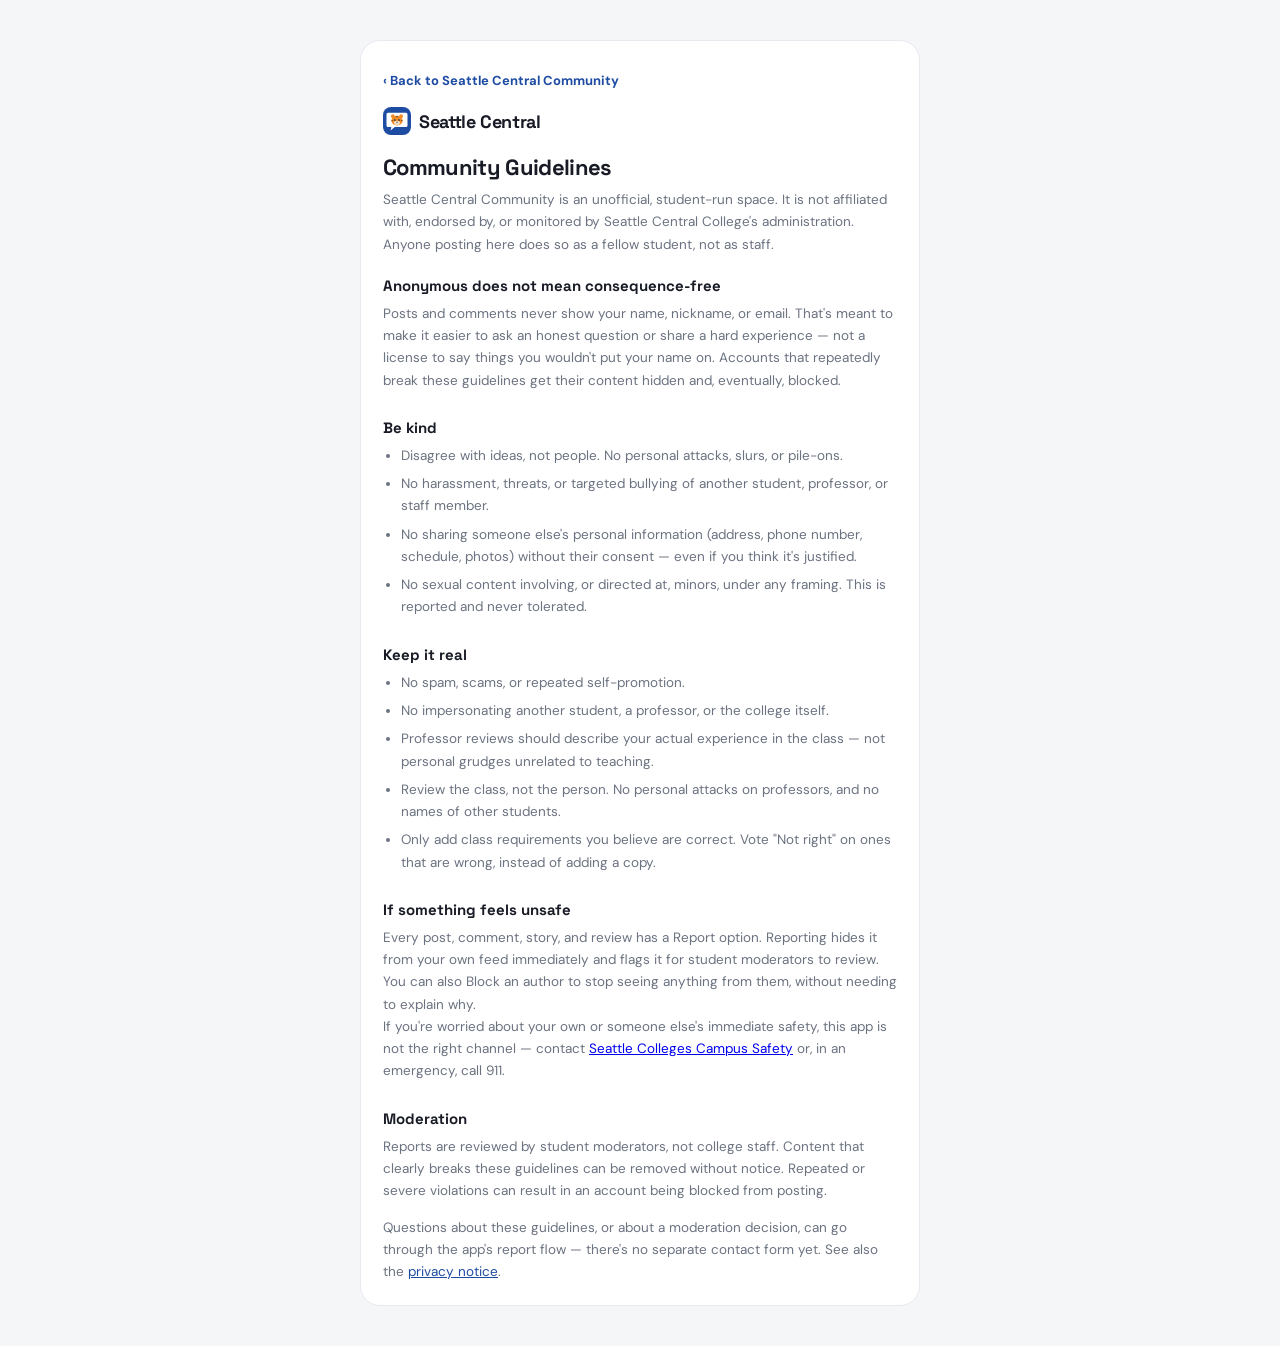
<file: Seattle central Project/seattle-central-community/guidelines.html>
<!DOCTYPE html>
<html lang="en">
<head>
<meta charset="UTF-8">
<meta name="viewport" content="width=device-width, initial-scale=1.0">
<meta name="theme-color" content="#1E4CA2">
<title>Community Guidelines · Seattle Central Community</title>
<link rel="icon" href="icons/icon.svg" type="image/svg+xml">
<link rel="preconnect" href="https://fonts.googleapis.com">
<link href="https://fonts.googleapis.com/css2?family=DM+Sans:ital,opsz,wght@0,9..40,400;0,9..40,500;0,9..40,600;0,9..40,700;1,9..40,400&family=Space+Grotesk:wght@500;600;700&display=swap" rel="stylesheet">
<link rel="stylesheet" href="style.css">
<style>
  .policy-gate{ position:static; min-height:100vh; align-items:flex-start; padding:40px 20px; }
  .policy-card{ max-width:560px; width:100%; margin:0 auto; }
  .policy-card h2{ font-family:var(--font-display); font-size:15px; margin:26px 0 8px; }
  .policy-card h2:first-of-type{ margin-top:20px; }
  .policy-card p, .policy-card li{ font-size:13.5px; line-height:1.65; color:var(--ink-soft); }
  .policy-card ul{ margin:6px 0 0 18px; }
  .policy-card li{ margin-bottom:6px; }
  .policy-back{ display:inline-block; font-size:13px; font-weight:700; color:#1E4CA2; text-decoration:none; margin-bottom:18px; }
</style>
</head>
<body>
<div class="gate policy-gate">
  <div class="gate-card policy-card">
    <a class="policy-back" href="index.html">‹ Back to Seattle Central Community</a>
    <div class="brand gate-brand"><div class="mark" aria-hidden="true"><img src="icons/tiger.svg" alt=""></div>Seattle Central</div>
    <h1 class="gate-title">Community Guidelines</h1>
    <p class="gate-lede">Seattle Central Community is an unofficial, student-run space. It is not affiliated with, endorsed by, or monitored by Seattle Central College's administration. Anyone posting here does so as a fellow student, not as staff.</p>

    <h2>Anonymous does not mean consequence-free</h2>
    <p>Posts and comments never show your name, nickname, or email. That's meant to make it easier to ask an honest question or share a hard experience — not a license to say things you wouldn't put your name on. Accounts that repeatedly break these guidelines get their content hidden and, eventually, blocked.</p>

    <h2>Be kind</h2>
    <ul>
      <li>Disagree with ideas, not people. No personal attacks, slurs, or pile-ons.</li>
      <li>No harassment, threats, or targeted bullying of another student, professor, or staff member.</li>
      <li>No sharing someone else's personal information (address, phone number, schedule, photos) without their consent — even if you think it's justified.</li>
      <li>No sexual content involving, or directed at, minors, under any framing. This is reported and never tolerated.</li>
    </ul>

    <h2>Keep it real</h2>
    <ul>
      <li>No spam, scams, or repeated self-promotion.</li>
      <li>No impersonating another student, a professor, or the college itself.</li>
      <li>Professor reviews should describe your actual experience in the class — not personal grudges unrelated to teaching.</li>
      <li>Review the class, not the person. No personal attacks on professors, and no names of other students.</li>
      <li>Only add class requirements you believe are correct. Vote "Not right" on ones that are wrong, instead of adding a copy.</li>
    </ul>

    <h2>If something feels unsafe</h2>
    <p>Every post, comment, story, and review has a Report option. Reporting hides it from your own feed immediately and flags it for student moderators to review. You can also Block an author to stop seeing anything from them, without needing to explain why.</p>
    <p>If you're worried about your own or someone else's immediate safety, this app is not the right channel — contact <a href="https://www.seattlecolleges.edu/about/campus-safety" target="_blank" rel="noopener">Seattle Colleges Campus Safety</a> or, in an emergency, call 911.</p>

    <h2>Moderation</h2>
    <p>Reports are reviewed by student moderators, not college staff. Content that clearly breaks these guidelines can be removed without notice. Repeated or severe violations can result in an account being blocked from posting.</p>

    <p class="gate-fine">Questions about these guidelines, or about a moderation decision, can go through the app's report flow — there's no separate contact form yet. See also the <a href="privacy.html">privacy notice</a>.</p>
  </div>
</div>
</body>
</html>
</file>
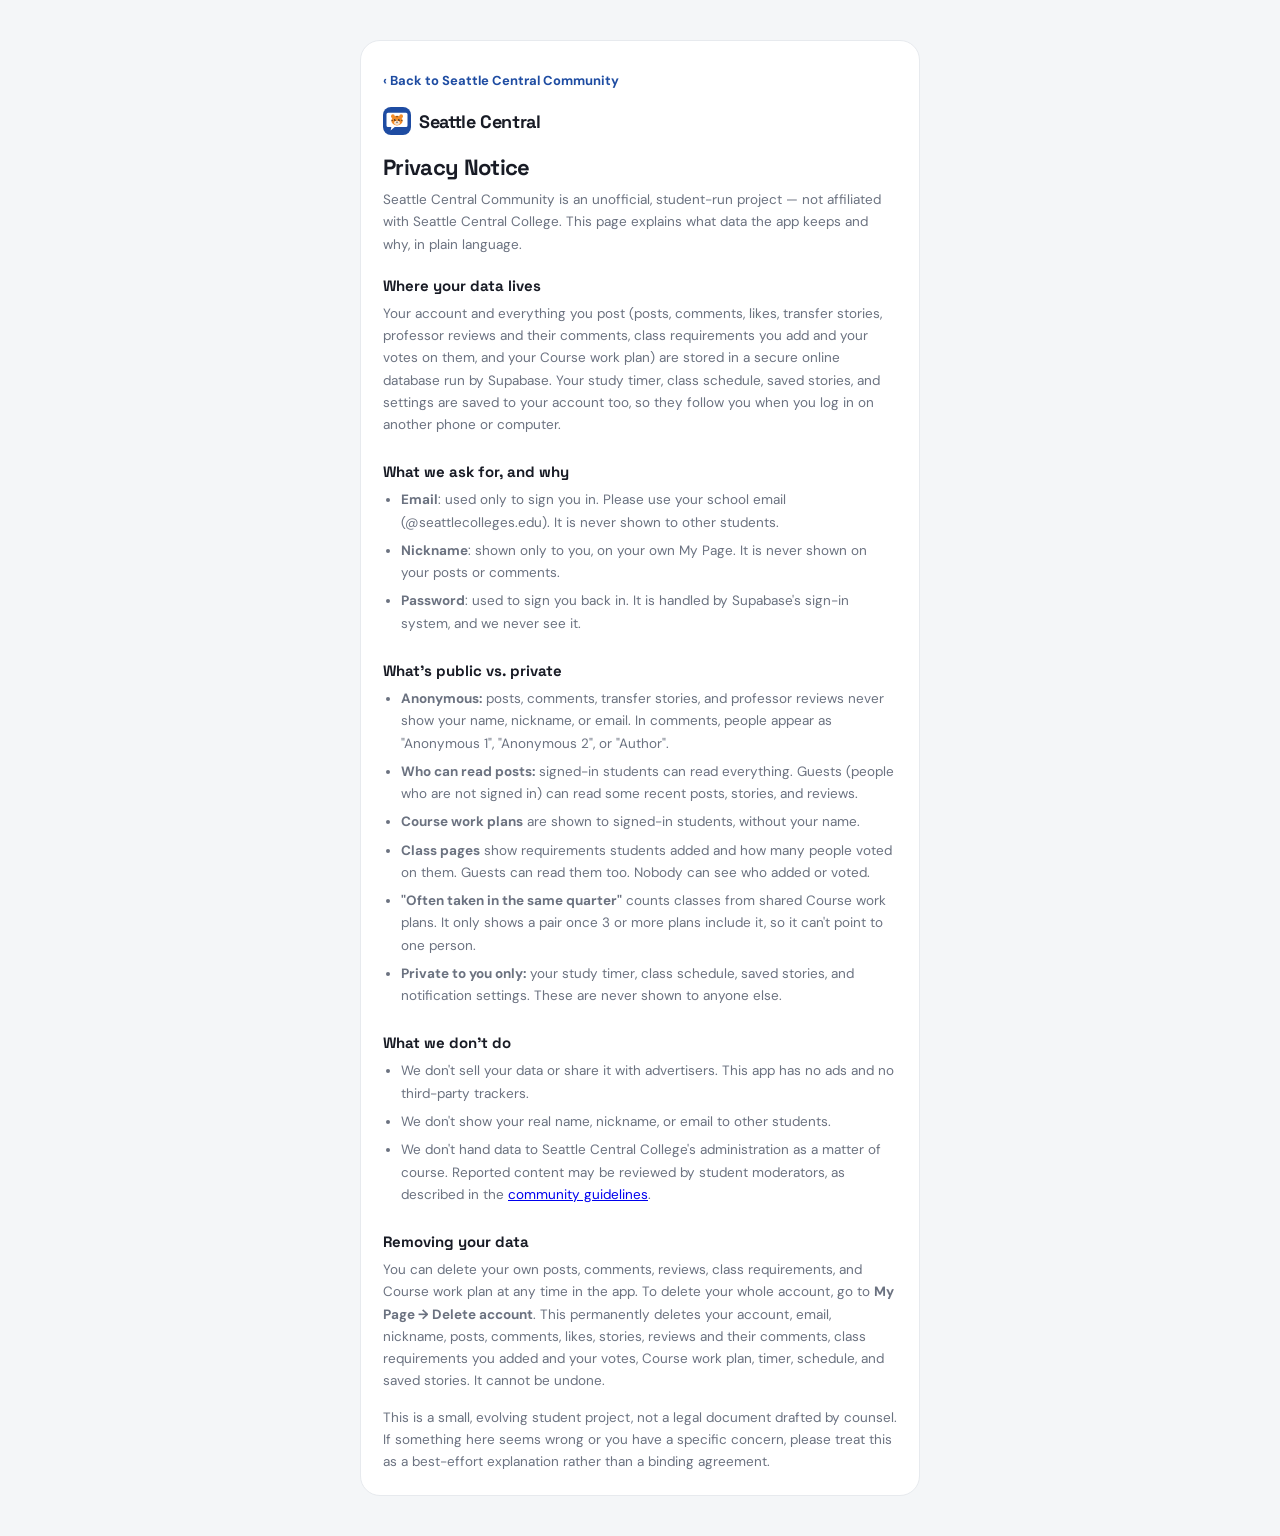
<file: Seattle central Project/seattle-central-community/privacy.html>
<!DOCTYPE html>
<html lang="en">
<head>
<meta charset="UTF-8">
<meta name="viewport" content="width=device-width, initial-scale=1.0">
<meta name="theme-color" content="#1E4CA2">
<title>Privacy Notice · Seattle Central Community</title>
<link rel="icon" href="icons/icon.svg" type="image/svg+xml">
<link rel="preconnect" href="https://fonts.googleapis.com">
<link href="https://fonts.googleapis.com/css2?family=DM+Sans:ital,opsz,wght@0,9..40,400;0,9..40,500;0,9..40,600;0,9..40,700;1,9..40,400&family=Space+Grotesk:wght@500;600;700&display=swap" rel="stylesheet">
<link rel="stylesheet" href="style.css">
<style>
  .policy-gate{ position:static; min-height:100vh; align-items:flex-start; padding:40px 20px; }
  .policy-card{ max-width:560px; width:100%; margin:0 auto; }
  .policy-card h2{ font-family:var(--font-display); font-size:15px; margin:26px 0 8px; }
  .policy-card h2:first-of-type{ margin-top:20px; }
  .policy-card p, .policy-card li{ font-size:13.5px; line-height:1.65; color:var(--ink-soft); }
  .policy-card ul{ margin:6px 0 0 18px; }
  .policy-card li{ margin-bottom:6px; }
  .policy-back{ display:inline-block; font-size:13px; font-weight:700; color:#1E4CA2; text-decoration:none; margin-bottom:18px; }
</style>
</head>
<body>
<div class="gate policy-gate">
  <div class="gate-card policy-card">
    <a class="policy-back" href="index.html">‹ Back to Seattle Central Community</a>
    <div class="brand gate-brand"><div class="mark" aria-hidden="true"><img src="icons/tiger.svg" alt=""></div>Seattle Central</div>
    <h1 class="gate-title">Privacy Notice</h1>
    <p class="gate-lede">Seattle Central Community is an unofficial, student-run project — not affiliated with Seattle Central College. This page explains what data the app keeps and why, in plain language.</p>

    <h2>Where your data lives</h2>
    <p>Your account and everything you post (posts, comments, likes, transfer stories, professor reviews and their comments, class requirements you add and your votes on them, and your Course work plan) are stored in a secure online database run by Supabase. Your study timer, class schedule, saved stories, and settings are saved to your account too, so they follow you when you log in on another phone or computer.</p>

    <h2>What we ask for, and why</h2>
    <ul>
      <li><strong>Email</strong>: used only to sign you in. Please use your school email (@seattlecolleges.edu). It is never shown to other students.</li>
      <li><strong>Nickname</strong>: shown only to you, on your own My Page. It is never shown on your posts or comments.</li>
      <li><strong>Password</strong>: used to sign you back in. It is handled by Supabase's sign-in system, and we never see it.</li>
    </ul>

    <h2>What's public vs. private</h2>
    <ul>
      <li><strong>Anonymous:</strong> posts, comments, transfer stories, and professor reviews never show your name, nickname, or email. In comments, people appear as "Anonymous 1", "Anonymous 2", or "Author".</li>
      <li><strong>Who can read posts:</strong> signed-in students can read everything. Guests (people who are not signed in) can read some recent posts, stories, and reviews.</li>
      <li><strong>Course work plans</strong> are shown to signed-in students, without your name.</li>
      <li><strong>Class pages</strong> show requirements students added and how many people voted on them. Guests can read them too. Nobody can see who added or voted.</li>
      <li><strong>"Often taken in the same quarter"</strong> counts classes from shared Course work plans. It only shows a pair once 3 or more plans include it, so it can't point to one person.</li>
      <li><strong>Private to you only:</strong> your study timer, class schedule, saved stories, and notification settings. These are never shown to anyone else.</li>
    </ul>

    <h2>What we don't do</h2>
    <ul>
      <li>We don't sell your data or share it with advertisers. This app has no ads and no third-party trackers.</li>
      <li>We don't show your real name, nickname, or email to other students.</li>
      <li>We don't hand data to Seattle Central College's administration as a matter of course. Reported content may be reviewed by student moderators, as described in the <a href="guidelines.html">community guidelines</a>.</li>
    </ul>

    <h2>Removing your data</h2>
    <p>You can delete your own posts, comments, reviews, class requirements, and Course work plan at any time in the app. To delete your whole account, go to <strong>My Page → Delete account</strong>. This permanently deletes your account, email, nickname, posts, comments, likes, stories, reviews and their comments, class requirements you added and your votes, Course work plan, timer, schedule, and saved stories. It cannot be undone.</p>

    <p class="gate-fine">This is a small, evolving student project, not a legal document drafted by counsel. If something here seems wrong or you have a specific concern, please treat this as a best-effort explanation rather than a binding agreement.</p>
  </div>
</div>
</body>
</html>
</file>
<file: Seattle central Project/seattle-central-community/style.css>
:root{
    --mint: #1E4CA2;
    --mint-soft: #E6ECF8;
    --bg: #F4F6F8;
    --surface: #FFFFFF;
    --ink: #181B25;
    --ink-soft: #6B7280;
    --line: #E7EAEE;
    --accent: #5B6CFF;
    --warn: #FF6B6B;
    --radius: 16px;
    --radius-sm: 10px;
    --space: 8px;
    --font-display: 'Space Grotesk', 'DM Sans', sans-serif;
    --font-body: 'DM Sans', -apple-system, BlinkMacSystemFont, sans-serif;
    --topbar-h: 69px;
    --nav-h: calc(67px + env(safe-area-inset-bottom, 0px));
  }
  *{margin:0;padding:0;box-sizing:border-box;-webkit-tap-highlight-color:transparent;}
  html,body{height:100%;}
  html{ -webkit-text-size-adjust:100%; text-size-adjust:100%; }
  :focus-visible{ outline: 2px solid var(--mint); outline-offset: 2px; }
  button, a.menu-item { font-family: inherit; }
  .sr-only{position:absolute;width:1px;height:1px;padding:0;margin:-1px;overflow:hidden;clip:rect(0,0,0,0);white-space:nowrap;border:0;}
  body{
    font-family: var(--font-body);
    background: var(--bg);
    color: var(--ink);
    display:flex;
    justify-content:center;
  }
  body{ background: var(--bg); }
  .app{
    width:100%;
    max-width:430px;
    min-height:100vh;
    background: var(--surface);
    display:flex;
    flex-direction:column;
    position:relative;
    box-shadow: 0 0 40px rgba(0,0,0,0.04);
  }

  /* ---------- HEADER ---------- */
  .topbar{
    position:sticky; top:0; z-index:50;
    background: var(--surface);
    border-bottom:1px solid var(--line);
    padding:14px 18px;
    display:flex; align-items:center; justify-content:space-between;
  }
  .brand{
    display:flex; align-items:center; gap:8px;
    font-family:var(--font-display);
    font-weight:700; font-size:18px; letter-spacing:-0.02em;
  }
  .brand .mark{
    width:28px;height:28px;border-radius:8px;
    background: var(--mint);
    display:flex;align-items:center;justify-content:center;
    color:#fff; font-size:14px; font-weight:800;
  }
  .topbar-icons{display:flex;gap:14px;align-items:center;}
  .icon-btn{
    width:40px;height:40px;border-radius:50%;
    display:flex;align-items:center;justify-content:center;
    background:var(--bg); border:none; cursor:pointer;
    color:var(--ink-soft); position:relative;
  }
  .icon-btn .dot{
    position:absolute; top:6px; right:6px;
    width:7px;height:7px;border-radius:50%;
    background: var(--accent); border:1.5px solid var(--surface);
  }

  /* ---------- SCHOOL SELECTOR ---------- */
  .school-bar{
    display:none;
    padding:10px 18px;
    font-size:12.5px; font-weight:600; color:var(--ink-soft);
    border-bottom:1px solid var(--line);
    background: var(--bg);
  }
  .school-chip{
    flex-shrink:0;
    padding:7px 14px;
    border-radius:999px;
    border:1px solid var(--line);
    background: var(--surface);
    font-size:13px; font-weight:600; color:var(--ink-soft);
    cursor:pointer; transition: all .15s ease;
    white-space:nowrap;
  }
  .school-chip.active{
    background: var(--ink); color:#fff; border-color:var(--ink);
  }

  /* ---------- MAIN ---------- */
  main{flex:1; padding-bottom:calc(var(--nav-h) + 24px); min-width:0;}
  .page{display:none; animation: fade .25s ease;}
  .page.active{display:block;}
  @keyframes fade{from{opacity:0; transform:translateY(6px);} to{opacity:1; transform:none;}}

  /* live ticker - signature element */
  .pulse{
    margin:14px 18px; padding:14px 16px;
    border-radius: var(--radius);
    background: linear-gradient(135deg, var(--ink) 0%, #2B3142 100%);
    color:#fff; overflow:hidden; position:relative;
    height:84px;
  }
  .pulse-label{
    display:flex; align-items:center; gap:6px;
    font-size:11px; font-weight:700; letter-spacing:.08em;
    text-transform:uppercase; color: var(--mint); margin-bottom:8px;
  }
  .pulse-label .live-dot{
    width:6px;height:6px;border-radius:50%; background:var(--mint);
    animation: blink 1.4s infinite;
  }
  @keyframes blink{0%,100%{opacity:1;}50%{opacity:.25;}}
  .pulse-track{
    position:relative; height:20px;
  }
  .pulse-item{
    position:absolute; top:0; left:0; width:100%;
    font-size:14px; font-weight:500; opacity:0;
    transform: translateY(12px);
    transition: opacity .5s ease, transform .5s ease;
    white-space:nowrap; overflow:hidden; text-overflow:ellipsis;
  }
  .pulse-item.show{opacity:1; transform:translateY(0);}

  /* section headers */
  .section-head{
    display:flex; align-items:baseline; justify-content:space-between;
    padding: 18px 18px 10px;
  }
  .section-head h2{
    font-family:var(--font-display); font-size:18px; font-weight:700; letter-spacing:-0.02em;
  }
  .section-head a{font-size:12.5px; color:var(--ink-soft); text-decoration:none; font-weight:600;}

  /* board categories */
  .board-grid{
    display:grid; grid-template-columns: repeat(4,1fr);
    gap:10px; padding:0 18px 6px;
  }
  .board-cat{
    display:flex; flex-direction:column; align-items:center; justify-content:center; gap:6px;
    padding:15px 6px; border-radius: var(--radius-sm);
    background: var(--bg); cursor:pointer; border:1px solid transparent;
    transition: border-color .15s;
    font-family: inherit;
  }
  .board-cat:active{border-color:var(--mint);}
  .board-cat .emoji{font-size:20px;}
  .board-cat span{font-size:12px; font-weight:600; color:var(--ink-soft); text-align:center;}

  /* posts */
  .post{
    padding:14px 18px; border-bottom:1px solid var(--line);
    cursor:pointer;
  }
  .post:active{background: var(--bg);}
  .post-meta{
    display:flex; align-items:center; gap:6px;
    font-size:12px; color:var(--ink-soft); margin-bottom:6px;
  }
  .post-tag{
    font-size:11px; font-weight:700; padding:2px 8px;
    border-radius:6px; background: var(--mint-soft); color:#1E4CA2;
  }
  .post-title{font-size:15px; font-weight:600; line-height:1.4; margin-bottom:4px;}
  .post-body{
    font-size:13px; color:var(--ink-soft); line-height:1.5;
    display:-webkit-box; -webkit-line-clamp:2; -webkit-box-orient:vertical; overflow:hidden;
  }
  .post-foot{
    display:flex; gap:14px; margin-top:8px;
    font-size:12px; color:var(--ink-soft); font-weight:500;
  }
  .post-foot span{display:flex; align-items:center; gap:4px;}

  /* post detail page */
  .post-detail-head{
    padding:14px 18px; border-bottom:1px solid var(--line);
    position:sticky; top:var(--topbar-h); background:var(--surface); z-index:10;
  }
  .back-btn{
    border:none; background:var(--bg); color:var(--ink);
    font-size:13.5px; font-weight:700; padding:8px 14px;
    border-radius:999px; cursor:pointer; font-family:var(--font-body);
  }
  .back-btn:hover{ background:var(--mint-soft); color:#1E4CA2; }
  .post-detail{
    padding:18px;
  }
  .post-detail .post-meta{margin-bottom:10px;}
  .post-detail .post-title{font-size:19px; font-weight:700; line-height:1.4; margin-bottom:10px;}
  .post-detail .post-body{
    font-size:14.5px; color:var(--ink); line-height:1.7;
    -webkit-line-clamp:unset; display:block;
  }
  .post-detail .post-foot{
    margin-top:16px; padding-bottom:16px;
    font-size:13px;
  }
  .post-actions{
    display:flex; gap:16px; padding-bottom:16px; border-bottom:1px solid var(--line);
  }
  .text-action{
    background:none; border:none; padding:0; cursor:pointer;
    font-family:var(--font-body); font-size:12.5px; font-weight:700;
    color:var(--ink-soft);
  }
  .text-action:hover{ color:var(--ink); text-decoration:underline; }
  .text-action.danger{ color:var(--warn); }
  .text-action.danger:hover{ color:var(--warn); text-decoration:underline; }
  .comment-actions{ display:flex; gap:14px; margin-top:6px; }
  .comment-edit-actions{ display:flex; gap:12px; margin-top:8px; }
  .c-edit-input{
    width:100%; border:1px solid var(--line); border-radius:8px;
    padding:8px 10px; font-size:13px; font-family:var(--font-body);
    background:var(--bg); color:var(--ink);
  }
  .c-edit-input:focus{ outline:none; border-color:var(--mint); }
  .comments-section{padding:0 18px 24px;}
  .comments-section h4{
    font-family:var(--font-display); font-size:14px; font-weight:700;
    margin:18px 0 12px;
  }
  .comment{
    display:flex; gap:10px; padding:10px 0; border-bottom:1px solid var(--line);
  }
  .comment:last-child{border-bottom:none;}
  .comment .c-avatar{
    flex-shrink:0; width:32px; height:32px; border-radius:50%;
    background: var(--mint-soft); color:#1E4CA2;
    display:flex; align-items:center; justify-content:center;
    font-size:13px; font-weight:700; font-family:var(--font-display);
  }
  .comment .c-body{flex:1;}
  .comment .c-name{font-size:13px; font-weight:700; margin-bottom:2px;}
  .comment .c-text{font-size:13px; color:var(--ink-soft); line-height:1.55;}
  .comment .c-time{font-size:11px; color:var(--ink-soft); margin-top:4px;}
  .comment-input-row{
    display:flex; gap:8px; padding:12px 18px; border-top:1px solid var(--line);
    position:sticky; bottom:var(--nav-h); background:var(--surface); z-index:10;
  }
  .comment-input-row input{
    flex:1; border:1px solid var(--line); border-radius:999px;
    padding:10px 16px; font-size:13.5px; font-family:var(--font-body); background:var(--bg);
  }
  .comment-input-row button{
    background:var(--mint); color:#fff; border:none; border-radius:999px;
    padding:0 18px; font-size:13px; font-weight:700; cursor:pointer; font-family:var(--font-body);
  }

  /* transfer story cards */
  .story-scroller{
    display:flex; gap:12px; padding:0 18px 18px; overflow-x:auto; scrollbar-width:none;
  }
  .story-scroller::-webkit-scrollbar{display:none;}
  .story-card{
    flex-shrink:0; width:200px;
    border:1px solid var(--line); border-radius: var(--radius);
    padding:14px; background:var(--surface);
  }
  .story-route{
    display:flex; align-items:center; gap:6px;
    font-size:11px; font-weight:700; color:var(--ink-soft);
    text-transform:uppercase; letter-spacing:.04em; margin-bottom:10px;
  }
  .story-route .arrow{color:var(--mint);}
  .story-card h3{font-size:15px; font-weight:700; margin-bottom:4px; line-height:1.3;}
  .story-stat{
    display:inline-flex; gap:4px; align-items:center;
    font-size:11.5px; font-weight:600; color:#1E4CA2;
    background: var(--mint-soft); padding:2px 8px; border-radius:6px; margin:6px 0;
  }
  .story-card p{font-size:12.5px; color:var(--ink-soft); line-height:1.5; margin-top:6px;}

  .stories-list .story-full{
    margin:0 18px 14px; padding:16px;
    border:1px solid var(--line); border-radius:var(--radius);
  }
  .story-full .story-route{margin-bottom:8px;}
  .story-full h3{font-size:16px; font-weight:700; margin-bottom:6px;}
  .story-full .stats-row{display:flex; gap:8px; flex-wrap:wrap; align-items:center; margin:8px 0;}
  .story-full .stats-row .story-time{font-size:11.5px; color:var(--ink-soft); font-weight:600;}
  .story-full p{font-size:13px; color:var(--ink-soft); line-height:1.6;}
  .story-save-btn{
    margin-top:12px; display:inline-flex; align-items:center; gap:4px;
    font-size:12px; font-weight:700; color:var(--ink-soft);
    background:var(--bg); border:1px solid var(--line); border-radius:999px;
    padding:6px 14px; cursor:pointer; font-family:var(--font-body);
  }
  .story-save-btn.saved{ color:#1E4CA2; background:var(--mint-soft); border-color:transparent; }

  /* professor reviews */
  .prof-card{
    flex-shrink:0; width:200px;
    border:1px solid var(--line); border-radius: var(--radius);
    padding:14px; background:var(--surface);
  }
  .prof-card h3{font-size:15px; font-weight:700; margin-bottom:2px;}
  .prof-card .dept{font-size:11.5px; color:var(--ink-soft); font-weight:600; text-transform:uppercase; letter-spacing:.04em; margin-bottom:8px;}
  .prof-card p{font-size:12.5px; color:var(--ink-soft); line-height:1.5; margin-top:8px;}

  .rating-row{display:flex; gap:6px; align-items:center; margin-bottom:2px;}
  .rating-score{
    font-family:var(--font-display); font-weight:700; font-size:18px;
    color:#1E4CA2; background:var(--mint-soft); border-radius:8px;
    padding:2px 8px; line-height:1.3;
  }
  .rating-stars{font-size:13px; letter-spacing:1px; color:var(--mint);}
  .rating-tags{display:flex; gap:6px; flex-wrap:wrap; margin-top:8px;}
  .rating-tag{
    font-size:11px; font-weight:600; color:var(--ink-soft);
    background:var(--bg); border:1px solid var(--line);
    padding:3px 9px; border-radius:999px;
  }

  .prof-full{
    margin:0 18px 14px; padding:16px;
    border:1px solid var(--line); border-radius:var(--radius);
  }
  .prof-full .head-row{display:flex; justify-content:space-between; align-items:flex-start; gap:10px;}
  .prof-full h3{font-size:16px; font-weight:700;}
  .prof-full .dept{font-size:11.5px; color:var(--ink-soft); font-weight:600; text-transform:uppercase; letter-spacing:.04em; margin-top:2px;}
  .prof-full .review-meta{display:flex; gap:14px; font-size:12px; color:var(--ink-soft); margin:10px 0 6px;}
  .prof-full p{font-size:13px; color:var(--ink-soft); line-height:1.6;}
  .prof-full .post-foot{margin-top:10px;}

  /* social-style composer box */
  .composer-box{
    display:block; width: calc(100% - 36px); text-align:left;
    margin:0 18px 16px; padding:14px 16px;
    border:1px solid var(--line); border-radius: var(--radius);
    background: var(--surface); cursor:pointer; font-family:inherit; color:inherit;
  }
  .composer-row{
    display:flex; align-items:center; gap:12px;
  }
  .composer-avatar{
    flex-shrink:0; width:38px; height:38px; border-radius:50%;
    background: var(--mint-soft); display:flex; align-items:center; justify-content:center;
    font-size:17px;
  }
  .composer-text{
    flex:1; padding:10px 16px; border-radius:999px;
    background: var(--bg); color: var(--ink-soft);
    font-size:13.5px; font-weight:500; cursor:pointer;
    transition: background .15s;
  }
  .composer-box:hover .composer-text{ background: var(--mint-soft); color:#1E4CA2; }
  .composer-prompts{
    display:flex; gap:8px; flex-wrap:wrap; margin:12px 0 0; padding-left:50px;
  }
  .composer-prompts span{
    font-size:11.5px; font-weight:600; color:var(--ink-soft);
    background: var(--bg); border:1px solid var(--line);
    padding:4px 10px; border-radius:999px;
  }
  .composer-btn{
    display:block; margin:14px 0 0 50px;
    background: var(--mint); color:#fff; border:none;
    font-size:13px; font-weight:700; font-family:var(--font-body);
    padding:9px 20px; border-radius:999px; cursor:pointer;
    transition: transform .15s ease, box-shadow .15s ease;
    box-shadow: 0 4px 14px rgba(30,76,162,0.3);
  }
  .composer-btn:hover{ transform: translateY(-1px); box-shadow: 0 6px 18px rgba(30,76,162,0.4); }
  .composer-btn:active{ transform: translateY(0); }

  /* feed filter pills */
  .filter-row{
    display:flex; gap:8px; padding:0 18px 12px; overflow-x:auto; scrollbar-width:none;
  }
  .filter-row::-webkit-scrollbar{display:none;}
  .pill{
    flex-shrink:0; padding:6px 13px; border-radius:999px;
    font-size:12.5px; font-weight:600; border:1px solid var(--line);
    background:var(--surface); color:var(--ink-soft); cursor:pointer; white-space:nowrap;
  }
  .pill.active{background:var(--ink); color:#fff; border-color:var(--ink);}

  /* compose fab */
  .fab{
    position:fixed; right:max(18px, calc(50% - 215px + 18px)); bottom:calc(var(--nav-h) + 16px); z-index:40;
    height:56px; padding:0 24px; border-radius:999px;
    background: var(--mint); color:#fff; border:none;
    font-size:15px; font-weight:800; font-family:var(--font-body);
    cursor:pointer;
    display:flex; align-items:center; justify-content:center; gap:8px;
    box-shadow: 0 10px 28px rgba(30,76,162,0.45);
    letter-spacing:-0.01em;
    transition: transform .15s ease, box-shadow .15s ease;
    animation: fab-pop .4s ease;
  }
  .fab:hover{ transform: translateY(-2px) scale(1.03); box-shadow: 0 14px 32px rgba(30,76,162,0.5); }
  .fab:active{ transform: translateY(0) scale(0.98); }
  .fab .fab-plus{
    font-size:22px; font-weight:300; line-height:1;
    display:flex; align-items:center; justify-content:center;
    width:24px; height:24px; border-radius:50%;
    background: rgba(255,255,255,0.25);
  }
  @keyframes fab-pop{
    from{ transform: scale(0.6); opacity:0; }
    to{ transform: scale(1); opacity:1; }
  }

  /* bottom nav */
  .bottomnav{
    position:fixed; bottom:0; left:50%; transform:translateX(-50%); width:100%; max-width:430px; z-index:50;
    background: var(--surface); border-top:1px solid var(--line);
    display:flex; padding:8px 6px calc(10px + env(safe-area-inset-bottom, 0px));
  }
  .navbtn{
    flex:1; display:flex; flex-direction:column; align-items:center; gap:3px;
    background:none; border:none; cursor:pointer; color:var(--ink-soft);
    padding:8px 0; font-size:10.5px; font-weight:600; font-family:var(--font-body);
    min-height:48px;
  }
  .navbtn .ic{font-size:20px;}
  .navbtn.active{color:var(--ink);}
  .navbtn.active .ic{color:var(--mint);}

  /* my page */
  .profile-head{
    display:flex; align-items:center; gap:14px; padding:20px 18px;
    border-bottom:1px solid var(--line);
  }
  .avatar{
    width:54px; height:54px; border-radius:50%;
    background: linear-gradient(135deg, var(--mint), var(--accent));
    display:flex; align-items:center; justify-content:center;
    color:#fff; font-weight:700; font-size:18px; font-family:var(--font-display);
  }
  .profile-head h3{font-size:16px; font-weight:700;}
  .profile-head p{font-size:12.5px; color:var(--ink-soft); margin-top:2px;}
  .menu-list{padding:6px 0;}
  .menu-item{
    display:flex; align-items:center; justify-content:space-between;
    padding:14px 18px; border-bottom:1px solid var(--line);
    font-size:14px; font-weight:500; cursor:pointer;
    width:100%; background:none; border-left:none; border-right:none; border-top:none;
    color:inherit; text-decoration:none; text-align:left;
  }
  .menu-item .right{color:var(--ink-soft); font-size:12px;}

  /* empty state */
  .empty{
    text-align:center; padding:60px 30px; color:var(--ink-soft);
  }
  .empty .ic{font-size:36px; margin-bottom:10px;}
  .empty h4{font-size:14.5px; font-weight:700; color:var(--ink); margin-bottom:4px;}
  .empty p{font-size:12.5px; line-height:1.6;}

  /* compose modal */
  .modal-overlay{
    position:fixed; inset:0; z-index:100;
    background: rgba(20,22,30,0.45);
    display:none; align-items:flex-end; justify-content:center;
    overscroll-behavior:contain;
  }
  body:has(.modal-overlay.show){ overflow:hidden; }
  .modal-overlay.show{display:flex;}
  .modal{
    width:100%; max-width:430px; background:var(--surface);
    border-radius:20px 20px 0 0; padding:18px 18px calc(18px + env(safe-area-inset-bottom, 0px));
    animation: slideup .25s ease;
    max-height:85vh; overflow-y:auto;
  }
  @keyframes slideup{from{transform:translateY(100%);} to{transform:translateY(0);}}
  .modal h3{font-family:var(--font-display); font-size:17px; margin-bottom:14px;}
  .modal label{font-size:12.5px; font-weight:700; color:var(--ink-soft); display:block; margin:12px 0 6px;}
  .modal select, .modal input, .modal textarea{
    width:100%; border:1px solid var(--line); border-radius:var(--radius-sm);
    padding:10px 12px; font-size:14px; font-family:var(--font-body); color:var(--ink);
    background:var(--bg);
  }
  .modal textarea{min-height:90px; resize:vertical;}
  .modal-actions{display:flex; gap:10px; margin-top:18px;}
  .btn{
    flex:1; padding:12px; border-radius:var(--radius-sm); border:none;
    font-size:14px; font-weight:700; cursor:pointer; font-family:var(--font-body);
  }
  .btn-primary{background:var(--mint); color:#fff;}
  .btn-ghost{background:var(--bg); color:var(--ink-soft);}

  /* hide desktop-only panels on mobile */
  @media (max-width: 899px){
    .desktop-nav, .desktop-aside{ display:none; }
  }

  /* ---------- shared ---------- */
  .save-hint{ font-size:12px; font-weight:600; color:#1E4CA2; }
  .btn-danger{ background:#FFF0F0; color:var(--warn); }
  .modal-2col{ display:grid; grid-template-columns:1fr 1fr; gap:12px; }

  /* ---------- STUDY TIMER ---------- */
  .timer-card{
    margin: 4px 18px 16px; padding: 26px 20px 20px;
    border:1px solid var(--line); border-radius: var(--radius);
    background: var(--surface);
    display:flex; flex-direction:column; align-items:center;
  }
  .timer-label{
    font-size:11px; font-weight:700; letter-spacing:.08em; text-transform:uppercase;
    color:var(--ink-soft); margin-bottom:10px;
  }
  .timer-clock{
    font-family: var(--font-display);
    font-size: clamp(48px, 13vw, 72px); font-weight:700; letter-spacing:-0.03em;
    line-height:1; color:var(--ink); font-variant-numeric: tabular-nums;
    margin-bottom:20px;
  }
  .timer-clock.running{ color:#1E4CA2; }
  .goal-bar{
    width:100%; height:8px; border-radius:999px; background:var(--bg); overflow:hidden;
  }
  .goal-fill{
    height:100%; width:0%; border-radius:999px;
    background: var(--mint); transition: width .4s ease;
  }
  .goal-meta{
    width:100%; display:flex; justify-content:space-between; align-items:center;
    font-size:12px; color:var(--ink-soft); font-weight:600; margin:8px 0 18px;
  }
  .goal-edit input{
    width:42px; border:1px solid var(--line); border-radius:8px; background:var(--bg);
    padding:3px 6px; font-size:12px; font-weight:700; color:var(--ink); text-align:center;
    font-family:var(--font-body);
  }
  .timer-controls{ display:flex; gap:10px; width:100%; }
  .timer-controls .btn{ flex:1; }

  .tstats{
    display:grid; grid-template-columns: repeat(4, 1fr);
    gap:10px; padding: 0 18px 6px;
  }
  .tstat{
    border:1px solid var(--line); border-radius: var(--radius-sm);
    background:var(--surface); padding:12px 10px; text-align:center;
  }
  .tstat .v{ font-family:var(--font-display); font-size:16px; font-weight:700; }
  .tstat .l{ font-size:10.5px; font-weight:600; color:var(--ink-soft); margin-top:3px; text-transform:uppercase; letter-spacing:.04em; }
  @media (max-width: 420px){ .tstats{ grid-template-columns: repeat(2,1fr); } }

  .tchart{
    display:flex; align-items:flex-end; gap:10px;
    height:130px; margin: 0 18px 20px; padding: 14px 14px 8px;
    border:1px solid var(--line); border-radius: var(--radius); background:var(--surface);
  }
  .tbar{ flex:1; display:flex; flex-direction:column; align-items:center; justify-content:flex-end; height:100%; gap:5px; }
  .tbar .bar{
    width:100%; max-width:34px; border-radius:6px 6px 2px 2px;
    background: var(--mint-soft); border:1px solid rgba(30,76,162,.35);
    min-height:2px; transition: height .3s ease;
  }
  .tbar.today .bar{ background: var(--mint); border-color:var(--mint); }
  .tbar .d{ font-size:10px; font-weight:700; color:var(--ink-soft); }
  .tbar .h{ font-size:9.5px; color:var(--ink-soft); }

  /* ---------- CLASS SCHEDULE ---------- */
  .qtr-nav{
    display:flex; align-items:center; gap:8px;
    padding: 4px 18px 8px;
  }
  .qtr-btn{
    flex-shrink:0; padding:9px 12px; border-radius:var(--radius-sm);
    border:1px solid var(--line); background:var(--surface);
    font-size:12.5px; font-weight:700; color:var(--ink-soft);
    cursor:pointer; font-family:var(--font-body); white-space:nowrap;
    max-width:150px; overflow:hidden; text-overflow:ellipsis;
    transition: all .12s ease;
  }
  .qtr-btn:hover{ border-color:var(--mint); color:#1E4CA2; }
  .qtr-btn.qtr-new{ border-style:dashed; }
  .qtr-name{ text-align:center; }
  .qtr-pos{ flex:1; font-size:11.5px; font-weight:600; color:var(--ink-soft); }
  .sched-toolbar{
    display:flex; align-items:center; gap:10px;
    padding: 4px 18px 14px;
  }
  .sched-sem-input{
    flex:1; min-width:0; border:1px solid var(--line); border-radius:var(--radius-sm);
    background:var(--bg); padding:9px 12px; font-size:13px; font-weight:600;
    color:var(--ink); font-family:var(--font-body);
  }
  .sched-sem-input:focus{ outline:none; border-color:var(--mint); }
  .sched-credits{ font-size:12px; font-weight:700; color:var(--ink-soft); white-space:nowrap; }
  .sched-add-btn{ flex:initial; padding:9px 14px; font-size:13px; }

  .sched-grid-wrap{ padding: 0 18px 20px; overflow-x:auto; }
  .sched-grid{
    --srow: 44px; --tcol: 40px;
    min-width: 320px;
    border:1px solid var(--line); border-radius: var(--radius);
    background:var(--surface); overflow:hidden;
  }
  .sg-head{
    display:grid; grid-template-columns: var(--tcol) repeat(5, 1fr);
    border-bottom:1px solid var(--line); background:var(--bg);
  }
  .sg-head .cell{
    padding:9px 4px; text-align:center;
    font-size:11.5px; font-weight:700; color:var(--ink-soft);
  }
  .sg-head .cell.today{ color:#1E4CA2; }
  .sg-body{ display:grid; grid-template-columns: var(--tcol) repeat(5, 1fr); }
  .sg-timecol .tl{
    height:var(--srow); font-size:9.5px; color:var(--ink-soft); font-weight:600;
    display:flex; align-items:flex-start; justify-content:center; padding-top:2px;
    border-top:1px solid var(--line);
  }
  .sg-timecol .tl:first-child{ border-top:none; }
  .sg-daycol{ position:relative; border-left:1px solid var(--line); }
  .sg-daycol .hline{ height:var(--srow); border-top:1px solid var(--line); }
  .sg-daycol .hline:first-child{ border-top:none; }
  .sg-block{
    position:absolute; left:3px; right:3px;
    border-radius:8px; padding:4px 6px; overflow:hidden; cursor:pointer;
    border:1px solid rgba(0,0,0,0.06);
    transition: transform .12s ease, box-shadow .12s ease;
  }
  .sg-block:hover{ transform:scale(1.02); box-shadow:0 4px 12px rgba(0,0,0,0.12); z-index:5; }
  .sg-block .code{ font-size:10.5px; font-weight:800; line-height:1.2; }
  .sg-block .room{ font-size:9px; font-weight:600; opacity:.75; line-height:1.2; }

  .day-picker{ display:flex; gap:8px; }
  .day-chip{
    flex:1; padding:9px 0; text-align:center; border-radius:var(--radius-sm);
    border:1px solid var(--line); background:var(--bg);
    font-size:12.5px; font-weight:700; color:var(--ink-soft); cursor:pointer;
    transition: all .12s ease; user-select:none;
  }
  .day-chip.on{ background:var(--mint); border-color:var(--mint); color:#fff; }
  .color-picker{ display:flex; gap:8px; align-items:center; height:41px; }
  .color-dot{
    width:24px; height:24px; border-radius:50%; cursor:pointer;
    border:2px solid transparent; transition: transform .12s ease;
  }
  .color-dot.on{ border-color:var(--ink); transform:scale(1.12); }

  .sample-badge{
    display:inline-block; margin-left:6px; font-size:10px; font-weight:700;
    letter-spacing:.04em; text-transform:uppercase; color:#9A6210;
    background:#FFF2DE; padding:2px 7px; border-radius:999px; vertical-align:middle;
  }
  .safety-row{ display:flex; flex-wrap:wrap; gap:12px; align-items:center; margin-top:10px; }
  .feed-card{ cursor:pointer; }
  .feed-card .story-card, .feed-card .prof-card{ width:auto; margin: 0 18px 12px; }
  .search-box{ padding: 0 18px 12px; }
  .search-box input{
    width:100%; border:1px solid var(--line); border-radius:999px;
    padding:12px 16px; font-size:15px; font-family:var(--font-body); background:var(--bg);
  }
  .search-h{ font-family:var(--font-display); font-size:14px; padding: 8px 18px 4px; }
  .aside-copy{ font-size:12.5px; line-height:1.6; color:var(--ink-soft); }
  .aside-link{ font-size:13px; font-weight:700; color:#1E4CA2; text-decoration:none; }
  .empty-action{ margin-top:16px; display:inline-flex; flex:none; padding:10px 18px; }
  .form-error{ color:var(--warn); font-size:13px; font-weight:600; min-height:1.2em; margin:8px 0; }
  .mode-banner{
    font-size:12.5px; line-height:1.5; padding:10px 12px; border-radius:10px; margin: 0 0 14px;
  }
  .mode-banner.warn{ background:#FFF2DE; color:#9A6210; }
  .mode-banner.ok{ background:var(--mint-soft); color:#1E4CA2; }
  .gate{
    position:fixed; inset:0; z-index:200; background:var(--bg);
    display:flex; align-items:flex-start; justify-content:center; padding:24px 16px;
    overflow-y:auto;
  }
  .gate[hidden]{ display:none !important; }
  .gate-card{
    width:100%; max-width:420px; background:var(--surface);
    border:1px solid var(--line); border-radius:20px; padding:28px 22px 22px;
    margin:auto;
  }
  .gate-brand{ margin-bottom:18px; }
  .gate-title{ font-family:var(--font-display); font-size:22px; letter-spacing:-0.03em; margin-bottom:8px; }
  .gate-lede{ font-size:14.5px; line-height:1.55; color:var(--ink-soft); margin-bottom:16px; }
  .gate-fine{ font-size:12px; line-height:1.5; color:var(--ink-soft); margin-top:14px; }
  .gate-fine a{ color:#1E4CA2; }
  .gate-card label{ font-size:12.5px; font-weight:700; color:var(--ink-soft); display:block; margin:12px 0 6px; }
  .gate-card input{
    width:100%; border:1px solid var(--line); border-radius:var(--radius-sm);
    padding:12px; font-size:15px; font-family:var(--font-body); background:var(--bg);
  }
  .onboard-dots{ display:flex; gap:6px; margin-top:18px; }
  .onboard-dots span{ width:8px; height:8px; border-radius:50%; background:var(--line); }
  .onboard-dots span.on{ background:var(--mint); }
  .legal-page{ max-width:680px; margin:0 auto; padding:32px 20px 80px; font-family:var(--font-body); color:var(--ink); }
  .legal-page h1{ font-family:var(--font-display); font-size:28px; margin: 12px 0 16px; }
  .legal-page h2{ font-family:var(--font-display); font-size:18px; margin: 24px 0 8px; }
  .legal-page p, .legal-page li{ font-size:15px; line-height:1.65; color:var(--ink-soft); }
  .legal-page ul{ padding-left:18px; margin: 8px 0 16px; }
  .legal-page a{ color:#1E4CA2; }
  .app[hidden]{ display:none !important; }
  .pill{ font-family: inherit; }
  .day-chip, .color-dot, .sg-block{ font-family: inherit; }
  .sg-block{ border:1px solid rgba(0,0,0,0.06); text-align:left; }

.auth-tabs{ display:flex; gap:6px; background:var(--bg,#F4F6F8); padding:4px; border-radius:12px; margin-bottom:14px; }
.auth-tab{ flex:1; border:0; background:transparent; padding:9px 0; border-radius:9px; font:inherit; font-weight:700; font-size:14px; color:var(--ink-soft); cursor:pointer; }
.auth-tab.on{ background:#fff; color:var(--ink,#111); box-shadow:0 1px 3px rgba(0,0,0,.12); }
#nickRow[hidden], #confirmRow[hidden]{ display:none; }

.preview-list{ display:flex; flex-direction:column; gap:8px; margin-bottom:12px; }
.preview-item{ border:1px solid var(--line); border-radius:var(--radius-sm); padding:10px 12px; display:flex; flex-direction:column; gap:3px; background:var(--bg); }
.preview-item strong{ font-size:14.5px; }
.preview-item span, .preview-empty{ font-size:13px; color:var(--ink-soft); line-height:1.45; }
.preview-lock{ font-size:13.5px; font-weight:700; color:var(--ink-soft); margin:4px 0 12px; }
.preview-card{ max-height:92vh; overflow:auto; }

.guest-bar{ display:flex; align-items:center; justify-content:space-between; gap:10px; padding:8px 14px; background:var(--surface); border-bottom:1px solid var(--line); font-size:13.5px; color:var(--ink-soft); }
.guest-bar[hidden]{ display:none; }
.guest-bar-btns{ display:flex; gap:6px; }
.guest-bar .btn{ padding:6px 12px; font-size:13px; flex:none; white-space:nowrap; }
.guest-foot{ margin:16px 14px 90px; padding:18px; border:1px dashed var(--line); border-radius:14px; text-align:center; }
.guest-foot p{ font-size:14px; font-weight:700; color:var(--ink-soft); margin:0 0 12px; }
.guest-foot-btns{ display:flex; gap:8px; justify-content:center; }

.shot{ position:fixed; inset:0; z-index:300; background:#fff; padding:max(env(safe-area-inset-top),14px) 12px 14px; overflow:auto; font-family:var(--font-body); color:var(--ink); }
.shot[hidden]{ display:none; }
.shot-title{ display:flex; align-items:baseline; justify-content:space-between; gap:10px; padding:4px 4px 10px; }
.shot-title h2{ font-family:var(--font-display); font-size:20px; letter-spacing:-0.03em; margin:0; }
.shot-title span{ font-size:12.5px; font-weight:700; color:var(--ink-soft); }
.shot-grid{ border:1px solid var(--line); border-radius:12px; overflow:hidden; }
.shot-head{ display:grid; grid-template-columns:34px repeat(5, minmax(0,1fr)); background:var(--bg); border-bottom:1px solid var(--line); }
.shot-head div{ padding:8px 0; text-align:center; font-size:12px; font-weight:700; color:var(--ink-soft); }
.shot-body{ display:grid; grid-template-columns:34px repeat(5, minmax(0,1fr)); }
.shot-times div{ height:var(--sr); font-size:9.5px; font-weight:600; color:var(--ink-soft); text-align:center; padding-top:2px; border-top:1px solid var(--line); }
.shot-times div:first-child{ border-top:none; }
.shot-col{ position:relative; border-left:1px solid var(--line); }
.shot-col i{ display:block; height:var(--sr); border-top:1px solid var(--line); }
.shot-col i:first-child{ border-top:none; }
.shot-block{ position:absolute; left:2px; right:2px; border-radius:7px; padding:3px 4px; overflow:hidden; line-height:1.2; }
.shot-block b{ display:block; font-size:10.5px; font-weight:800; }
.shot-block span{ display:block; font-size:9px; font-weight:600; opacity:.85; white-space:nowrap; overflow:hidden; text-overflow:ellipsis; }
.shot-hint{ margin-top:12px; text-align:center; font-size:12.5px; color:var(--ink-soft); animation: shotfade .6s ease 3s forwards; }
@keyframes shotfade{ to{ opacity:0; } }

.q-pills{ display:grid; grid-template-columns:repeat(4, minmax(0,1fr)); gap:6px; }
.q-pill{ height:40px; border:1px solid var(--line); border-radius:var(--radius-sm); background:var(--bg); font-family:var(--font-body); font-size:13px; font-weight:700; color:var(--ink-soft); cursor:pointer; padding:0; }
.q-pill.on{ background:var(--mint-soft); border-color:var(--mint); color:#1E4CA2; }
#profRevYear{ width:100%; }

/* ===== Course work plans ===== */
.cw-intro{ padding:4px 18px 12px; font-size:13.5px; color:var(--ink-soft); }
.cw-empty{ margin:0 18px 12px; padding:18px; text-align:center; color:var(--ink-soft); font-size:14px; background:var(--surface); border:1px dashed var(--line); border-radius:14px; }
.cw-card{background:var(--surface);border:1px solid var(--line);border-radius:14px;padding:14px;margin:0 18px 12px;cursor:pointer}
.cw-top{display:flex;justify-content:space-between;align-items:flex-start;gap:8px}
.cw-title{font-family:var(--font-display);font-size:16px;font-weight:700;letter-spacing:-0.02em;margin:0}
.cw-sub{font-size:12.5px;color:var(--ink-soft);margin-top:3px}
.cw-mine{font-size:11px;font-weight:700;color:#9A6210;background:#FFF2DE;padding:2px 8px;border-radius:999px;white-space:nowrap}
.cw-lbl{font-size:11px;font-weight:700;color:var(--ink-soft);text-transform:uppercase;letter-spacing:.04em;margin:12px 0 5px}
.cw-chips{display:flex;flex-wrap:wrap;gap:6px}
.cw-c{font-size:12.5px;font-weight:600;padding:4px 10px;border-radius:999px;background:var(--mint-soft);color:#1E4CA2;display:inline-flex;gap:6px;align-items:center}
.cw-c.s{background:#E8EAFF;color:#3D4CCC}
.cw-cx{border:0;background:none;color:inherit;opacity:.65;font-size:15px;line-height:1;cursor:pointer;padding:0}
.cw-stats{display:grid;grid-template-columns:repeat(2,1fr);gap:8px;margin-top:12px}
.cw-stat{background:var(--bg);border-radius:10px;padding:8px 10px}
.cw-stat b{display:block;font-family:var(--font-display);font-size:17px}
.cw-stat span{font-size:11px;color:var(--ink-soft);font-weight:600}
.cw-live{display:flex;align-items:center;gap:6px;font-size:12px;font-weight:600;color:#1E4CA2;margin-top:12px}
.cw-live i{width:7px;height:7px;border-radius:50%;background:var(--mint);display:inline-block}
.cw-btn{display:block;margin:0 18px 14px;width:calc(100% - 36px)}
.cw-back{padding:6px 18px 4px}
.cw-edit{display:flex;gap:8px;margin:12px 18px}
.cw-q{background:var(--surface);border:1px solid var(--line);border-radius:14px;margin:0 18px 12px;overflow:hidden}
.cw-qh{display:flex;justify-content:space-between;align-items:center;padding:10px 14px;background:var(--bg)}
.cw-qh b{font-family:var(--font-display);font-size:15px}
.cw-chip{font-size:11px;font-weight:700;padding:2px 9px;border-radius:999px;margin-left:8px}
.cw-done{background:#E6ECF8;color:#1E4CA2}.cw-now{background:#E8EAFF;color:#3D4CCC}.cw-planned{background:#fff;color:var(--ink-soft);border:1px solid var(--line)}
.cw-cr{font-size:12px;font-weight:700;color:var(--ink-soft)}
.cw-edit-q{border:0;background:none;color:#1E4CA2;font-weight:700;font-size:12px;cursor:pointer;margin-left:8px;padding:0}
.cw-cl{display:flex;justify-content:space-between;gap:10px;padding:10px 14px;border-top:1px solid var(--line)}
.cw-a{font-weight:700;font-size:14px}.cw-b{font-size:12.5px;color:var(--ink-soft);margin-top:1px}.cw-p{font-size:12px;color:var(--ink-soft);margin-top:2px}
.cw-r{text-align:right}.cw-r .k{font-size:12px;font-weight:600;color:var(--ink-soft)}.cw-r .g{font-family:var(--font-display);font-weight:700;font-size:15px;margin-top:2px}
.cw-r .g.na{color:#B0B7C3;font-weight:500}
.cw-comments{margin:18px 18px 24px}
.cw-comments h4{font-family:var(--font-display);font-size:15px;margin:0 0 8px}
.cw-cm{background:var(--surface);border:1px solid var(--line);border-radius:12px;padding:10px 12px;margin-bottom:8px;font-size:14px}
.cw-cm-h{display:flex;gap:8px;align-items:center;font-size:12px;color:var(--ink-soft);margin-bottom:3px}
.cw-cm-h b{color:var(--ink)}
.cw-cm-form{display:flex;gap:8px}
.cw-cm-form input,.cw-addrow input{flex:1;min-width:0;border:1px solid var(--line);border-radius:var(--radius-sm);background:var(--bg);padding:10px 12px;font-size:14px;font-family:inherit}
.cw-addrow{display:flex;gap:8px;margin-bottom:6px}
.cw-row{position:relative;border:1px solid var(--line);border-radius:12px;padding:10px;margin-bottom:8px;background:var(--bg)}
.cw-row input{width:100%;box-sizing:border-box;margin-top:6px;border:1px solid var(--line);border-radius:8px;padding:9px 10px;font-size:14px;font-family:inherit;background:var(--surface)}
.cw-row-grid{display:grid;grid-template-columns:minmax(0,1fr) minmax(0,1fr);gap:6px}
.cw-row > .cw-row-grid:first-of-type{padding-right:24px}
.cw-row-grid + input{margin-right:0}
.cw-x{position:absolute;right:6px;top:4px;border:0;background:none;font-size:20px;color:var(--ink-soft);cursor:pointer;line-height:1}
.cw-three{grid-template-columns:repeat(3,minmax(0,1fr))}
.cw-danger{display:block;margin:14px auto 2px;border:0;background:none;color:#C0392B;font-weight:700;font-size:13px;cursor:pointer}
.fab[hidden]{ display:none !important; }

/* ===== Professor / class search ===== */
.ps-wrap{padding:6px 18px 4px}
.ps-in{display:flex;gap:8px;align-items:center;border:1px solid var(--line);background:var(--surface);border-radius:12px;padding:0 12px}
.ps-in input{flex:1;min-width:0;border:0;background:none;outline:none;padding:11px 0;font-size:14px;font-family:inherit;color:var(--ink)}
.ps-tabs{display:grid;grid-template-columns:1fr 1fr;gap:6px;margin:10px 0 12px}
.ps-tab{height:38px;border:1px solid var(--line);border-radius:10px;background:var(--bg);font-weight:700;font-size:13px;color:var(--ink-soft);cursor:pointer;font-family:var(--font-body)}
.ps-tab.on{background:var(--mint-soft);border-color:var(--mint);color:#1E4CA2}
.ps-sug{border:1px solid var(--line);border-radius:12px;background:var(--surface);overflow:hidden;margin:0 18px 12px;font-size:13.5px}
.ps-sug div{padding:10px 12px;color:var(--ink-soft);border-top:1px solid var(--line);cursor:pointer}
.ps-sug div:first-child{border-top:0}
.ps-sug div.on{background:var(--mint-soft);color:#1E4CA2;font-weight:700}
.ps-head{padding:0 18px;margin:4px 0 8px}
.ps-head b{font-family:var(--font-display);font-size:18px;display:block}
.ps-head span{font-size:12.5px;color:var(--ink-soft)}
.ps-sum{margin:0 18px 12px;background:var(--surface);border:1px solid var(--line);border-radius:14px;padding:14px;display:flex;justify-content:space-between;align-items:center}
.ps-big{font-family:var(--font-display);font-size:30px;font-weight:800;letter-spacing:-.03em}
.ps-st{color:#F5A524;font-size:13px;letter-spacing:2px}
.ps-sm{font-size:12px;color:var(--ink-soft);font-weight:600}
.ps-row{margin:0 18px 10px;background:var(--surface);border:1px solid var(--line);border-radius:14px;padding:12px 14px}
.ps-row .t{display:flex;justify-content:space-between;align-items:flex-start;gap:10px}
.ps-row h4{margin:0;font-family:var(--font-display);font-size:15px}
.ps-row .m{font-size:12px;color:var(--ink-soft);margin-top:2px}
.ps-sc{background:var(--mint-soft);color:#1E4CA2;font-weight:800;border-radius:10px;padding:4px 10px;font-size:14px}
.ps-row p{font-size:13px;color:var(--ink-soft);line-height:1.55;margin:8px 0 0}
.ps-link{border:0;background:none;padding:0;font-family:inherit;font-size:12px;font-weight:700;color:#1E4CA2;margin-top:8px;cursor:pointer}
.ps-lbl{margin:14px 18px 6px;font-size:11px;font-weight:700;color:var(--ink-soft);text-transform:uppercase;letter-spacing:.04em}
#profList[hidden]{display:none}
#profComposer[hidden]{display:none}
.ps-chips{display:flex;flex-wrap:wrap;gap:8px;padding:0 18px 12px}
.ps-chip{border:1px solid var(--line);background:var(--surface);border-radius:999px;padding:7px 12px;font-family:inherit;font-size:13px;font-weight:700;color:var(--ink);cursor:pointer}
.ps-chip span{color:var(--ink-soft);font-weight:600;margin-left:2px}
.ps-chip b{margin-right:2px}
.ps-chip.empty{opacity:.55}
.ps-chip.empty{opacity:.55}

/* ===== Class picker in the review form ===== */
.pk-lbl{font-size:12px;font-weight:700;color:var(--ink-soft);margin:12px 0 6px}
.pk-chips{display:flex;flex-wrap:wrap;gap:8px}
.pk-chip{border:1px solid var(--line);background:var(--surface);border-radius:999px;padding:7px 12px;font-size:13px;font-weight:600;color:var(--ink);cursor:pointer;font-family:inherit}
.pk-chip b{font-weight:800;margin-right:2px}
.pk-chip.on{background:var(--mint-soft);border-color:var(--mint);color:#1E4CA2;cursor:default}
.pk-chip.more{background:var(--bg);color:#1E4CA2;border-style:dashed;font-weight:700}
.pk-list{border:1px solid var(--line);border-radius:12px;overflow:hidden;background:var(--surface);margin-top:6px}
.pk-list div{padding:10px 12px;border-top:1px solid var(--line);font-size:13.5px;color:var(--ink);cursor:pointer}
.pk-list div:first-child{border-top:0}
.pk-list div b{margin-right:6px}
.pk-list div.more{color:#1E4CA2;font-weight:700;text-align:center;background:var(--bg)}
.pk-none{margin-top:6px;font-size:12.5px;color:var(--ink-soft)}
.pk-type{display:block;border:0;background:none;padding:0;margin-top:10px;font-family:inherit;font-size:12.5px;font-weight:700;color:#1E4CA2;cursor:pointer}
.pk-picked{display:flex;justify-content:space-between;align-items:center;gap:10px;border:1px solid var(--mint);background:var(--mint-soft);color:#1E4CA2;font-weight:700;border-radius:12px;padding:11px 12px;font-size:14px}
.pk-picked button{border:0;background:none;color:#1E4CA2;font-weight:800;font-size:13px;cursor:pointer;font-family:inherit}
#profClassFind[hidden],#profClassPicked[hidden],#profClassManual[hidden],#profClassBrowse[hidden]{display:none}
.pk-add{display:block;width:100%;margin-top:8px;border:1.5px dashed var(--mint);border-radius:12px;padding:12px;text-align:center;font-weight:800;font-size:14px;color:#1E4CA2;background:var(--mint-soft);cursor:pointer;font-family:inherit}
.pk-addbtn{display:block;width:100%;margin-top:12px;border:1px solid var(--line);border-radius:12px;padding:11px 12px;text-align:center;font-weight:700;font-size:14px;color:#1E4CA2;background:var(--surface);cursor:pointer;font-family:inherit}
.pk-err{margin-top:8px;font-size:13px;font-weight:700;color:#C0392B}
.pk-note{margin-top:8px;font-size:12.5px;color:var(--ink-soft)}
#profClassErr[hidden]{display:none}

/* ===== Likes and hot posts ===== */
.like-btn{display:inline-flex;align-items:center;gap:4px;border:1px solid var(--line);background:var(--surface);color:var(--ink-soft);border-radius:999px;padding:4px 12px;font-family:inherit;font-size:13px;font-weight:700;cursor:pointer}
.like-btn.on{background:var(--mint-soft);border-color:var(--mint);color:var(--mint)}
.like-btn:active{transform:scale(.96)}
.hot-wrap{padding:14px 18px 0}
.hot-head{display:flex;align-items:center;gap:8px;margin:0 0 10px}
.hot-head h2{margin:0;font-family:var(--font-display);font-size:19px}
.hot-flame{background:#FFF2DE;color:#C2700A;font-weight:800;font-size:11px;border-radius:999px;padding:3px 9px}
.hot-main{background:var(--ink);color:#fff;border-radius:16px;padding:16px;margin-bottom:10px;cursor:pointer}
.hot-main .tag{font-size:11px;font-weight:700;color:#9CB4F2;text-transform:uppercase;letter-spacing:.05em}
.hot-main h3{margin:6px 0;font-family:var(--font-display);font-size:18px;line-height:1.25;color:#fff}
.hot-main p{margin:0;font-size:13px;color:#C7CCD8;line-height:1.5}
.hot-main .f{display:flex;gap:14px;margin-top:12px;font-size:13px;font-weight:700;align-items:center}
.hot-main .like-btn{background:rgba(255,255,255,.12);border-color:rgba(255,255,255,.25);color:#fff}
.hot-main .like-btn.on{background:#fff;color:#1E4CA2;border-color:#fff}
.hot-row{display:flex;justify-content:space-between;align-items:center;gap:10px;background:var(--surface);border:1px solid var(--line);border-radius:14px;padding:11px 14px;margin-bottom:8px;cursor:pointer}
.hot-row .n{font-family:var(--font-display);font-weight:800;color:#C2700A;width:18px}
.hot-row .t{flex:1;font-weight:700;font-size:14px;line-height:1.3}
.hot-row .l{font-size:12.5px;font-weight:700;color:var(--ink-soft);white-space:nowrap}
/* the phone bottom bar is for phones only */
@media (min-width: 900px){ .bottomnav{ display:none !important; } }

/* online classes */
.cls-seg{ display:flex; gap:6px; flex-wrap:wrap; margin-bottom:10px; }
.sched-online{ background:#F3F6FC; border:1px solid #C9D5EE; border-radius:12px; padding:8px 10px; margin:0 18px 10px; }
.sched-online[hidden]{ display:none; }
.so-title{ font-size:11px; font-weight:700; color:#1E4CA2; margin-bottom:6px; }
.so-chip{ font-family:inherit; background:#E6ECF8; color:#1E4CA2; border:1px dashed #1E4CA2; border-radius:999px; padding:4px 10px; font-size:12px; font-weight:600; margin:0 6px 6px 0; cursor:pointer; }
.sg-online{ border-style:dashed !important; }
.shot-async{ font-size:12px; margin:0 0 8px; color:#1E4CA2; }

/* ===== Layout fixes (Oct 2026) ===== */
/* quarter switcher: name on its own row, buttons share the row below */
.qtr-nav{ flex-wrap:wrap; }
.qtr-nav .qtr-name{ order:-1; flex:1 1 100%; }
.qtr-nav .qtr-btn{ flex:1 1 0; max-width:none; min-width:0; }
.sched-toolbar{ flex-wrap:wrap; }
@media (max-width: 359px){
  .sched-grid-wrap{ padding:0 10px 20px; }
  .sched-grid{ min-width:0; --tcol:32px; }
}

/* phones: 16px inputs stop iPhone from zooming in when you tap a box */
@media (max-width: 899px){
  input, select, textarea{ font-size:16px !important; }
  .goal-edit input{ width:48px; }
}

@keyframes pop{ from{ opacity:0; transform:translateY(8px) scale(.98); } to{ opacity:1; transform:none; } }

/* ---------- DESKTOP LAYOUT (kept last so it wins over the phone rules) ---------- */
@media (min-width: 900px){
  :root{ --nav-h: 0px; }
  body{ align-items:flex-start; padding:0; }
  .app{
    max-width:1200px; width:100%; margin:0 auto;
    min-height:100vh; box-shadow:none; background:transparent;
    display:grid;
    grid-template-columns: 240px minmax(0, 1fr) 320px;
    grid-template-rows: auto auto 1fr;
    grid-template-areas:
      "topbar topbar topbar"
      "guest guest guest"
      "sidenav main aside";
  }
  .topbar{ grid-area: topbar; }
  .guest-bar{ grid-area: guest; }
  .school-bar{ display:none; }
  main{ grid-area: main; padding: 0 24px 60px; max-width:680px; width:100%; min-width:0; justify-self:center; }
  .fab{ right: max(24px, calc(50% - 600px + 24px)); bottom:32px; }
  .bottomnav{ display:none !important; }
  .comment-input-row{ bottom:0; }
  .comment-input-wrap{ bottom:0 !important; }
  .filter-row{ flex-wrap:wrap; overflow:visible; }
  .board-cat{ background:var(--surface); border-color:var(--line); }
  .board-cat:hover{ border-color:var(--mint); }
  .modal-overlay{ align-items:center; justify-content:center; padding:24px; }
  .modal{ width:480px; max-width:100%; border-radius:20px; max-height:calc(100vh - 48px) !important; padding:22px; animation: pop .18s ease; }

  /* desktop side navigation */
  .desktop-nav{
    display:flex; flex-direction:column; gap:4px;
    grid-area: sidenav; padding:24px 16px; position:sticky; top:var(--topbar-h); height:fit-content;
  }
  .desktop-nav .dn-item{
    display:flex; align-items:center; gap:12px;
    padding:11px 14px; border-radius:12px; cursor:pointer;
    font-size:14.5px; font-weight:600; color:var(--ink-soft);
    transition: background .15s, color .15s;
    width:100%; background:none; border:none; text-align:left;
  }
  .desktop-nav .dn-item .ic{ font-size:18px; width:22px; text-align:center; }
  .desktop-nav .dn-item:hover{ background:var(--bg); color:var(--ink); }
  .desktop-nav .dn-item.active{ background:var(--mint-soft); color:#1E4CA2; }
  .desktop-nav .dn-divider{ height:1px; background:var(--line); margin:10px 14px; }
  .desktop-nav .dn-schools{ padding:0 14px; }
  .desktop-nav .dn-schools h4{ font-size:11px; text-transform:uppercase; letter-spacing:.06em; color:var(--ink-soft); margin: 14px 0 8px; }
  .desktop-nav .school-chip{ display:block; width:100%; text-align:left; margin-bottom:6px; border-radius:10px; }

  /* desktop right rail */
  .desktop-aside{
    grid-area: aside; padding:24px 24px 24px 0;
    display:flex; flex-direction:column; gap:18px; position:sticky; top:var(--topbar-h); height:fit-content;
  }
  .aside-card{ border:1px solid var(--line); border-radius:var(--radius); padding:16px; background:var(--surface); }
  .aside-card h4{ font-family:var(--font-display); font-size:14px; margin-bottom:12px; }
  .aside-story{ display:flex; flex-direction:column; gap:2px; padding:8px 0; border-bottom:1px solid var(--line); }
  .aside-story:last-child{ border-bottom:none; }
  .aside-story .route{ font-size:11px; font-weight:700; color:var(--ink-soft); text-transform:uppercase; }
  .aside-story .major{ font-size:13px; font-weight:600; }
  .aside-cta{ background: linear-gradient(135deg, var(--ink), #2B3142); color:#fff; }
  .aside-cta h4{ color:#9CB4F2; }
  .aside-cta p{ font-size:12.5px; line-height:1.6; opacity:.85; margin-bottom:12px; }
}
@media (min-width: 1300px){
  .app{ grid-template-columns: 260px minmax(0, 1fr) 340px; }
}

/* sign up: school email notice */
.school-note{ background:#E6ECF8; border:1px solid #C9D5EE; border-radius:10px; padding:10px 12px; font-size:13px; line-height:1.5; color:#12347A; margin:0 0 4px; }
.school-note b{ display:block; margin-bottom:2px; }
.school-note[hidden], .school-hint[hidden]{ display:none; }
.school-hint{ font-size:12.5px; line-height:1.45; color:#9A6210; background:#FFF2DE; border-radius:8px; padding:7px 10px; margin-top:6px; }
.mode-banner[hidden]{ display:none; }

/* delete account */
.menu-item.menu-danger, .menu-item.menu-danger .right{ color:#C0392B; }
.del-list{ font-size:13px; color:var(--ink-soft); line-height:1.6; padding-left:18px; margin:0 0 6px; }
.btn-danger-solid{ background:#C0392B; color:#fff; }
.btn-danger-solid:disabled{ background:#E9B7B1; cursor:not-allowed; }
.toast{ position:fixed; left:50%; bottom:calc(var(--nav-h) + 20px); transform:translateX(-50%); z-index:400; background:var(--ink); color:#fff; font-size:14px; font-weight:600; padding:11px 18px; border-radius:999px; box-shadow:0 8px 24px rgba(0,0,0,.2); transition:opacity .4s ease; max-width:calc(100% - 32px); text-align:center; }
.toast.out{ opacity:0; }

/* ===== Welcome page (logged-out visitors) ===== */
.landing{ position:fixed; inset:0; z-index:180; overflow-y:auto; background:#F6F8FC; color:var(--ink); font-family:var(--font-body); -webkit-overflow-scrolling:touch; }
.landing[hidden]{ display:none; }
.ld-nav{ max-width:1100px; margin:0 auto; display:flex; justify-content:space-between; align-items:center; padding:16px 18px; gap:10px; }
.ld-name-s{ display:none; }
.ld-nav-btns{ display:flex; align-items:center; gap:6px; }
.ld-btn{ border:0; background:var(--mint); color:#fff; font-family:var(--font-body); font-weight:700; font-size:15px; padding:13px 22px; border-radius:999px; cursor:pointer; box-shadow:0 8px 20px rgba(30,76,162,.25); transition:transform .15s ease; }
.ld-btn:hover{ transform:translateY(-1px); }
.ld-btn-sm{ font-size:13.5px; padding:9px 16px; box-shadow:none; }
.ld-link{ border:0; background:none; color:#1E4CA2; font-family:var(--font-body); font-weight:700; font-size:14px; padding:9px 10px; cursor:pointer; }
.ld-hero{ max-width:1100px; margin:0 auto; padding:20px 18px 8px; display:grid; gap:22px; }
.ld-tag{ display:inline-block; background:var(--mint-soft); color:#1E4CA2; font-size:12px; font-weight:700; border-radius:999px; padding:4px 11px; margin-bottom:12px; }
.ld-title{ font-family:var(--font-display); font-size:36px; line-height:1.08; letter-spacing:-0.03em; margin:0; }
.ld-title span{ color:#1E4CA2; }
.ld-sub{ font-size:16px; line-height:1.55; color:var(--ink-soft); margin:12px 0 18px; max-width:440px; }
.ld-ctas{ display:flex; flex-direction:column; align-items:stretch; gap:6px; }
.ld-bubbles{ display:flex; flex-direction:column; gap:10px; }
.ld-bub{ max-width:84%; border-radius:18px; padding:11px 14px; font-size:14.5px; font-weight:600; line-height:1.4; box-shadow:0 6px 16px rgba(20,35,74,.07); }
.ld-bub small{ display:block; font-size:11.5px; font-weight:600; margin-top:3px; opacity:.75; }
.ld-bub.b1{ align-self:flex-start; background:#fff; border:1px solid var(--line); border-bottom-left-radius:5px; transform:rotate(-1.5deg); }
.ld-bub.b2{ align-self:flex-end; background:#1E4CA2; color:#fff; border-bottom-right-radius:5px; transform:rotate(1deg); }
.ld-bub.b3{ align-self:flex-start; background:#FFF2DE; border-bottom-left-radius:5px; transform:rotate(-1deg); }
.ld-notes{ max-width:1100px; margin:0 auto; padding:22px 18px 18px; display:grid; grid-template-columns:repeat(2, minmax(0,1fr)); gap:14px; }
.ld-note{ padding:14px; border-radius:4px; box-shadow:0 4px 10px rgba(0,0,0,.08); }
.ld-note h3{ font-family:var(--font-display); font-size:15px; margin:0 0 4px; }
.ld-note p{ font-size:13px; line-height:1.45; margin:0; color:#2E3340; }
.ld-ic{ font-size:18px; margin-bottom:6px; }
.ld-note.n1{ background:#FFF59D; transform:rotate(-2deg); }
.ld-note.n2{ background:#C9E4FF; transform:rotate(1.5deg); }
.ld-note.n3{ background:#FFD1DC; transform:rotate(-1deg); }
.ld-note.n4{ background:#CFF2D9; transform:rotate(2deg); }
.ld-foot{ max-width:1100px; margin:0 auto; padding:10px 18px 28px; text-align:center; font-size:12px; color:var(--ink-soft); }
.ld-foot a{ color:#1E4CA2; }
.ld-link, .ld-btn{ white-space:nowrap; }
.ld-nav .brand{ min-width:0; }
@media (max-width: 480px){
  .ld-name{ display:none; } .ld-name-s{ display:inline; }
}
@media (max-width: 360px){
  .ld-title{ font-size:31px; }
  .ld-nav{ padding:14px 12px; }
}
@media (min-width: 760px){
  .ld-nav{ padding:20px 32px; }
  .ld-hero{ grid-template-columns:minmax(0,1.15fr) minmax(0,1fr); align-items:center; gap:40px; padding:9vh 32px 24px; }
  .ld-bub{ font-size:15.5px; padding:13px 16px; }
  .ld-title{ font-size:50px; }
  .ld-sub{ font-size:17px; }
  .ld-ctas{ flex-direction:row; align-items:center; gap:10px; }
  .ld-notes{ grid-template-columns:repeat(4, minmax(0,1fr)); gap:20px; padding:36px 32px 28px; }
  .ld-note{ padding:18px; }
  .ld-note h3{ font-size:16px; }
}

/* ===== Review comments, tags, and class pages ===== */
.dept-link{ display:inline-flex; align-items:center; gap:4px; background:none; border:0; padding:0; cursor:pointer; font-family:inherit; color:#1E4CA2 !important; text-align:left; }
.dept-link:hover, .ps-class-link:hover, .lk-class:hover b{ text-decoration:underline; }
.ps-class-link{ background:none; border:0; padding:0; font:inherit; color:#1E4CA2; cursor:pointer; text-align:left; }
.prof-full, .ps-row{ scroll-margin-top:calc(var(--topbar-h) + 12px); }
.rv-flash{ animation:rvflash 1.6s ease; }
@keyframes rvflash{ 0%, 40%{ box-shadow:0 0 0 3px rgba(30,76,162,.35); } 100%{ box-shadow:0 0 0 0 rgba(30,76,162,0); } }
.rv-tags{ display:flex; flex-wrap:wrap; gap:6px; margin:4px 0 8px; }
.rv-tag{ font-size:11.5px; font-weight:700; padding:3px 9px; border-radius:999px; background:var(--mint-soft); color:#1E4CA2; }
.rv-tag.warn{ background:#FFF2DE; color:#9A6210; }
.ps-row .rv-tags{ margin-top:8px; }
.rv-foot{ display:flex; align-items:center; gap:8px; margin-top:12px; padding-top:8px; border-top:1px solid var(--line); }
.rv-toggle{ background:none; border:0; padding:6px 0; font-family:inherit; font-size:13px; font-weight:700; color:#1E4CA2; cursor:pointer; }
.rv-new{ display:inline-block; font-size:11px; font-weight:800; background:#FFE9EC; color:#C2354B; border-radius:999px; padding:2px 8px; }
.rv-thread{ margin-top:2px; }
.rv-none{ font-size:12.5px; color:var(--ink-soft) !important; padding:4px 0 8px; }
.rc .c-avatar{ width:28px; height:28px; font-size:12px; }
.rc .c-body{ min-width:0; overflow-wrap:anywhere; }
.comment.rc-helpful{ background:#E9F7EF; border-radius:10px; padding:10px; border-bottom:none; margin:4px 0; }
.rc-helpful .c-text{ color:#1D5E3A; }
.rc-badge{ display:inline-block; font-size:11px; font-weight:800; color:#1D7A46; background:#D3F0DF; border-radius:999px; padding:1px 8px; margin-left:4px; }
.text-action.rc-help-btn{ color:#1D7A46; }
.comment-actions{ flex-wrap:wrap; }
.rv-input{ display:flex; gap:8px; margin-top:8px; }
.rv-input input{ flex:1; min-width:0; border:1px solid var(--line); border-radius:999px; padding:9px 14px; font-size:13.5px; font-family:var(--font-body); background:var(--bg); color:var(--ink); }
.rv-input input:focus{ outline:none; border-color:var(--mint); }
.rv-input button{ background:var(--mint); color:#fff; border:0; border-radius:999px; padding:0 16px; min-height:38px; font-size:13px; font-weight:700; cursor:pointer; font-family:var(--font-body); }
.rv-input button:disabled{ opacity:.6; }
.rv-login{ width:100%; margin-top:8px; }

/* review form */
.lbl-opt{ font-weight:500; color:var(--ink-soft); }
.tag-pick{ display:flex; flex-wrap:wrap; gap:6px; }
.tag-chip{ border:1px solid var(--line); background:var(--bg); border-radius:999px; padding:7px 11px; font-family:inherit; font-size:12.5px; font-weight:700; color:var(--ink-soft); cursor:pointer; }
.tag-chip.on{ background:var(--mint-soft); border-color:var(--mint); color:#1E4CA2; }
.tag-msg{ flex-basis:100%; font-size:12px; color:#9A6210; font-weight:600; }
.rv-remind{ margin-top:12px; background:var(--bg); border:1px solid var(--line); border-radius:10px; padding:9px 11px; font-size:12.5px; line-height:1.5; color:var(--ink-soft); }
.dup-note{ margin-top:10px; background:#FFF2DE; color:#7A4D0C; border-radius:10px; padding:9px 11px; font-size:13px; line-height:1.5; }
.dup-note[hidden]{ display:none; }
.dup-edit{ background:none; border:0; padding:0; font:inherit; font-weight:800; color:#7A4D0C; text-decoration:underline; cursor:pointer; }

/* class page */
.cls-head{ padding:6px 18px 12px; }
.cls-head h2{ font-family:var(--font-display); font-size:20px; line-height:1.25; letter-spacing:-.01em; overflow-wrap:anywhere; }
.cls-meta{ font-size:12.5px; color:var(--ink-soft); margin-top:4px; }
.cls-card{ margin:0 18px 12px; border:1px solid var(--line); border-radius:var(--radius); padding:14px; background:var(--surface); }
.cls-h{ display:flex; justify-content:space-between; align-items:center; gap:8px; margin-bottom:6px; }
.cls-h h3{ font-family:var(--font-display); font-size:14.5px; }
.cls-src{ font-size:11px; font-weight:700; color:var(--ink-soft); background:var(--bg); border:1px solid var(--line); border-radius:999px; padding:2px 8px; white-space:nowrap; }
.cls-empty{ font-size:12.5px; color:var(--ink-soft); line-height:1.5; padding:4px 0; }
.cls-tip{ font-size:11.5px; color:var(--ink-soft); margin-top:8px; line-height:1.45; }
.cls-disclaimer{ margin:-2px 18px 14px; }
.seq-path{ display:flex; flex-wrap:wrap; align-items:center; gap:6px; margin-top:6px; }
.seq-node{ display:flex; flex-direction:column; align-items:center; border:1px solid var(--line); background:var(--surface); border-radius:10px; padding:6px 10px; min-width:72px; max-width:130px; font-family:inherit; color:var(--ink); cursor:pointer; text-align:center; }
.seq-node b{ font-size:12.5px; white-space:nowrap; }
.seq-node small{ font-size:10.5px; color:var(--ink-soft); max-width:110px; overflow:hidden; text-overflow:ellipsis; white-space:nowrap; }
.seq-node.cur{ background:var(--mint-soft); border:1.5px solid var(--mint); color:#1E4CA2; cursor:default; }
.seq-node.cur small{ color:#1E4CA2; }
.seq-arrow{ color:var(--ink-soft); font-weight:700; }
.lk-item{ padding:10px 0; border-top:1px solid var(--line); }
.lk-top{ display:flex; justify-content:space-between; align-items:center; gap:8px; }
.lk-class{ background:none; border:0; padding:0; font-family:inherit; font-size:13.5px; color:var(--ink); cursor:pointer; text-align:left; min-width:0; overflow-wrap:anywhere; }
.lk-class b{ color:#1E4CA2; }
.lk-class span{ color:var(--ink-soft); }
.lk-st{ font-size:11px; font-weight:800; border-radius:999px; padding:2px 8px; white-space:nowrap; flex:none; }
.lk-st.ok{ background:#E2F5EA; color:#1D7A46; }
.lk-st.sug{ background:#FFF2DE; color:#9A6210; }
.lk-st.warn{ background:#FFE9EC; color:#C2354B; }
.lk-note{ font-size:12.5px; color:var(--ink); margin-top:4px; overflow-wrap:anywhere; }
.lk-bot{ display:flex; flex-wrap:wrap; gap:10px; align-items:center; margin-top:4px; font-size:11.5px; color:var(--ink-soft); }
.lk-src{ color:#1E4CA2; font-weight:700; text-decoration:none; }
.lk-acts{ display:flex; flex-wrap:wrap; align-items:center; gap:8px; margin-top:8px; }
.vote-btn{ border:1px solid var(--line); background:var(--surface); border-radius:999px; padding:7px 12px; font-family:inherit; font-size:12.5px; font-weight:700; color:var(--ink-soft); cursor:pointer; }
.vote-btn.on{ background:#E2F5EA; border-color:#7CC79C; color:#1D7A46; }
.vote-btn.no.on{ background:#FFE9EC; border-color:#F0A3AE; color:#C2354B; }
.lk-mine{ font-size:12px; font-weight:700; color:var(--ink-soft); }
.lk-add{ display:block; width:100%; margin-top:10px; background:none; border:1px dashed var(--mint); color:#1E4CA2; border-radius:10px; padding:10px; font-family:inherit; font-size:13px; font-weight:700; cursor:pointer; }
.lk-add:hover{ background:var(--mint-soft); }
.tg-row{ display:flex; justify-content:space-between; align-items:center; gap:8px; padding:8px 0; border-top:1px solid var(--line); }
.tg-n{ font-size:12px; color:var(--ink-soft); display:flex; gap:6px; align-items:center; flex-wrap:wrap; justify-content:flex-end; }
.cls-write{ padding:4px 18px 20px; }
.cls-write .btn, .cls-open-btn{ width:100%; }
.q-pills.cw-two{ grid-template-columns:repeat(2, minmax(0,1fr)); }

/* My reviews */
.myrv{ border:1px solid var(--line); border-radius:12px; padding:12px; margin-bottom:10px; }
.myrv-h{ display:flex; justify-content:space-between; gap:10px; align-items:flex-start; }
.myrv-h b{ font-size:14px; }
.myrv-m{ font-size:12px; color:var(--ink-soft); margin-top:2px; }
.myrv p{ font-size:13px; color:var(--ink-soft); line-height:1.5; margin:6px 0 0; }
.myrv .rv-tags{ margin:8px 0 0; }
.myrv-f{ display:flex; justify-content:space-between; align-items:center; gap:8px; flex-wrap:wrap; margin-top:10px; }
.myrv-c{ font-size:12px; color:var(--ink-soft); }
.myrv-c b{ color:#C2354B; }
.myrv-a{ display:flex; gap:14px; }

  /* ---- Install the app (iPhone) ---- */
  .ins-banner{ margin:14px 18px 4px; padding:14px; border-radius:var(--radius); background:var(--mint-soft); border:1px solid #C9D6EF; }
  .ins-top{ display:flex; gap:12px; align-items:flex-start; }
  .ins-icon{ width:40px; height:40px; flex:none; border-radius:10px; background:var(--mint); color:#fff; font-family:var(--font-display); font-weight:700; display:flex; align-items:center; justify-content:center; font-size:18px; }
  .ins-txt{ flex:1; min-width:0; color:var(--mint); }
  .ins-txt b{ display:block; font-size:15px; }
  .ins-txt span{ display:block; font-size:13px; line-height:1.4; margin-top:2px; }
  .ins-x{ background:none; border:0; color:var(--mint); font-size:16px; padding:2px 4px; cursor:pointer; }
  .ins-acts{ display:flex; gap:8px; margin-top:12px; }
  .ins-acts .btn-primary{ flex:1; }
  .ins-overlay{ align-items:center; }
  .ins-modal h3{ margin-top:0; }
  .ins-step{ display:flex; gap:12px; align-items:center; padding:8px 0; }
  .ins-step p{ margin:0; font-size:15px; line-height:1.45; }
  .ins-n{ width:26px; height:26px; flex:none; border-radius:50%; background:var(--mint-soft); color:var(--mint); font-weight:700; font-size:13px; display:flex; align-items:center; justify-content:center; }
  .ins-note{ font-size:15px; line-height:1.5; margin:0 0 12px; }
  .ins-copy{ width:100%; }
  .ins-arrow{ position:fixed; right:12px; bottom:calc(10px + env(safe-area-inset-bottom, 0px)); z-index:1000; color:#fff; background:var(--mint); padding:8px 12px; border-radius:999px; box-shadow:0 4px 14px rgba(0,0,0,.25); display:flex; align-items:flex-end; gap:6px; font-weight:700; font-size:14px; pointer-events:none; animation: insBob 1.2s ease-in-out infinite; }
  .ins-arrow.mid{ right:auto; left:50%; transform:translateX(-50%); }
  .ins-arrow.mid .ins-arrow-ic{ transform:rotate(45deg); }
  .ins-arrow[hidden]{ display:none; }
  .ins-arrow-ic{ font-size:20px; line-height:1; }
  @keyframes insBob{ 0%,100%{ margin-bottom:0; } 50%{ margin-bottom:-6px; } }
  @media (prefers-reduced-motion: reduce){ .ins-arrow{ animation:none; } }
  .ins-hint{ margin:6px 0 0; font-size:13px; color:var(--ink-soft); line-height:1.4; }
  .so-fix-t{ color:var(--warn) !important; margin-top:6px; }
  .so-chip.so-fix{ border-color:var(--warn) !important; color:#C24141 !important; background:#FFF1F1 !important; }

  /* ---- Announcement (Home) ---- */
  .ann-card{ margin:14px 18px 4px; padding:14px 16px; border-radius:var(--radius); background:#FFF6DD; border:1px solid #F2D58A; color:#7A5200; }
  .ann-top{ display:flex; align-items:center; gap:6px; }
  .ann-label{ font-size:12.5px; font-weight:700; }
  .ann-x{ margin-left:auto; background:none; border:0; color:#7A5200; font-size:15px; padding:2px 4px; cursor:pointer; }
  .ann-title{ display:block; margin-top:6px; font-size:16px; color:#5C3D00; }
  .ann-msg{ margin:4px 0 0; font-size:14px; line-height:1.5; white-space:pre-line; }
  .ann-link{ display:inline-block; margin-top:8px; font-size:14px; font-weight:700; color:#7A5200; text-decoration:none; }
  .ann-link:hover{ text-decoration:underline; }

  /* ---- Course work credits progress ---- */
  .cw-prog{ margin-top:12px; }
  .cw-prog-h{ display:flex; align-items:baseline; gap:6px; }
  .cw-prog-h b{ font-family:var(--font-display); font-size:24px; }
  .cw-prog-h span{ font-size:13px; color:var(--ink-soft); font-weight:600; }
  .cw-bar{ display:flex; height:10px; border-radius:999px; overflow:hidden; background:var(--bg); margin-top:6px; }
  .cw-bar i{ display:block; height:100%; }
  .cw-bar .d, .dot.d{ background:var(--mint); }
  .cw-bar .n, .dot.n{ background:#85A9E6; }
  .cw-bar .p{ background:repeating-linear-gradient(45deg,#C9CFD8 0 4px,transparent 4px 8px); }
  .cw-stats.cw-stats4{ grid-template-columns:repeat(4,minmax(0,1fr)); gap:6px; margin-top:10px; }
  .cw-stats4 .cw-stat{ text-align:center; padding:8px 4px; }
  .dot{ display:inline-block; width:7px; height:7px; border-radius:50%; margin-right:4px; vertical-align:1px; }
  .dot.p{ border:1px solid #9AA2AE; }
  .cw-left{ margin-top:8px; font-size:12px; color:var(--ink-soft); font-weight:600; }

  /* Tiger logo inside the blue mark */
  .mark img, .ins-icon img{ width:88%; height:88%; display:block; }

  /* Keep line breaks, blank lines and indents exactly as people typed them */
  .ut, .post-body, .comment .c-text{ white-space:pre-wrap; overflow-wrap:anywhere; }
  .comment-input-row input{ min-width:0; }
  .comment-input-row button{ flex:none; }

  /* Professor reviews paused ("Coming soon") */
  .rv-soon{ margin:12px 18px; padding:14px 16px; border-radius:var(--radius); background:#FFF6DD; border:1px solid #F2D58A; color:#7A5200; }
  .rv-soon-l{ font-size:12.5px; font-weight:700; }
  .rv-soon b{ display:block; margin-top:4px; font-size:15px; color:#5C3D00; }
  .rv-soon p{ margin:4px 0 0; font-size:13.5px; line-height:1.5; }
  .rv-paused{ margin:8px 0 0; font-size:12.5px; color:var(--ink-soft); }
  .soon-tag{ display:inline-block; margin-left:8px; font-size:11px; font-weight:700; line-height:1.5; color:#7A5200; background:#FFF2DE; border:1px solid #F2D58A; border-radius:999px; padding:0 7px; vertical-align:1px; }
  .navbtn{ position:relative; }
  .navbtn .soon-tag{ position:absolute; top:2px; left:50%; margin-left:6px; font-size:9px; padding:0 5px; }


  /* ---- Home: unanswered questions, new-since-last-visit ---- */
  .board-grid{ grid-template-columns:repeat(3,minmax(0,1fr)); }
  .ua-list{ display:flex; flex-direction:column; gap:10px; padding:0 18px 6px; }
  .ua-card.post{ margin:0; padding:14px 16px; border:1px solid #AFC3EC; border-radius:var(--radius); background:var(--surface); cursor:pointer; }
  .ua-title{ margin:0; font-size:15px; line-height:1.35; overflow-wrap:anywhere; }
  .ua-meta{ margin:4px 0 10px; font-size:12.5px; color:var(--ink-soft); }
  .ua-btn{ background:var(--mint); color:#fff; border:0; border-radius:10px; padding:8px 16px; font:inherit; font-size:13px; font-weight:700; cursor:pointer; min-height:36px; }
  .feed-mark{ display:flex; align-items:center; gap:10px; margin:6px 18px 10px; color:var(--ink-soft); font-size:12px; font-weight:700; }
  .feed-mark::before, .feed-mark::after{ content:''; flex:1; height:1px; background:var(--line); }
  .feed-mark.new{ color:var(--mint); }
  .feed-mark.new::before, .feed-mark.new::after{ background:var(--mint); }

  /* ---- Tools page ---- */
  .tool-list{ display:flex; flex-direction:column; gap:10px; padding:0 18px 24px; }
  .tool-card{ display:flex; align-items:center; gap:14px; width:100%; text-align:left; padding:16px; border:1px solid var(--line); border-radius:var(--radius); background:var(--surface); font:inherit; color:var(--ink); cursor:pointer; }
  .tool-card:hover{ border-color:var(--mint); }
  .tool-ic{ width:44px; height:44px; flex:none; border-radius:12px; background:var(--mint-soft); color:var(--mint); display:flex; align-items:center; justify-content:center; font-size:20px; }
  .tool-txt{ flex:1; min-width:0; }
  .tool-txt b{ display:block; font-size:15px; }
  .tool-txt span{ display:block; margin-top:2px; font-size:13px; line-height:1.4; color:var(--ink-soft); }
  .tool-tag{ flex:none; font-size:12px; font-weight:600; color:var(--ink-soft); }
  .pill.pill-go{ border-style:dashed; }

  /* ---- Comments: replies, growing box, posting-as ---- */
  .comment .c-body{ min-width:0; }
  .replies{ margin-top:10px; padding-left:12px; border-left:2px solid var(--line); }
  .comment.reply{ padding:8px 0; border-bottom:none; }
  .comment.reply .c-avatar{ width:26px; height:26px; font-size:11px; }
  .text-action.c-reply{ color:var(--mint); font-weight:700; }
  textarea.c-edit-input{ display:block; resize:vertical; line-height:1.5; min-height:60px; }
  .comment-input-wrap{ position:sticky; bottom:var(--nav-h); z-index:10; background:var(--surface); border-top:1px solid var(--line); padding:8px 18px 12px; }
  .comment-input-wrap .comment-input-row{ position:static; border-top:0; padding:0; align-items:flex-end; }
  .ci-meta{ display:flex; flex-wrap:wrap; align-items:center; gap:4px 12px; margin-bottom:6px; font-size:12px; color:var(--ink-soft); }
  .ci-reply{ color:var(--mint); font-weight:600; }
  .ci-reply[hidden]{ display:none; }
  .ci-reply button{ background:none; border:0; color:var(--ink-soft); font-size:13px; padding:2px 6px; cursor:pointer; }
  .comment-input-row textarea{ flex:1; min-width:0; border:1px solid var(--line); border-radius:18px; padding:10px 14px; font-size:13.5px; line-height:1.4; font-family:var(--font-body); background:var(--bg); color:var(--ink); resize:none; max-height:140px; overflow-y:auto; }
  .comment-input-row textarea:focus{ outline:none; border-color:var(--mint); }
  .comment-input-row button{ height:40px; }

  /* ---- Post composer: starters and anonymous note ---- */
  .starters{ display:flex; flex-wrap:wrap; align-items:center; gap:6px; margin-top:10px; }
  .starters[hidden]{ display:none; }
  .st-lbl{ width:100%; font-size:12px; color:var(--ink-soft); }
  .st-chip{ border:1px solid var(--line); background:var(--surface); color:var(--ink); border-radius:999px; padding:6px 12px; font:inherit; font-size:12.5px; cursor:pointer; min-height:32px; }
  .st-chip:hover{ border-color:var(--mint); color:var(--mint); }
  .anon-note{ margin:10px 0 0; font-size:12px; color:var(--ink-soft); }

  /* ---- Notifications ---- */
  #page-alerts .section-head{ align-items:center; }
  .na-markall{ background:none; border:0; color:var(--mint); font:inherit; font-size:13px; font-weight:700; cursor:pointer; padding:6px 0; }
  .na-grp{ margin:6px 18px 6px; font-size:11.5px; font-weight:700; letter-spacing:.5px; text-transform:uppercase; color:var(--ink-soft); }
  .na-item{ display:flex; gap:12px; align-items:flex-start; width:100%; text-align:left; padding:12px 18px; border:0; border-bottom:1px solid var(--line); background:var(--surface); color:var(--ink); font:inherit; cursor:pointer; }
  .na-item:hover{ background:var(--bg); }
  .na-item.unread{ background:#F2F6FD; }
  .na-av{ width:36px; height:36px; flex:none; border-radius:50%; background:var(--mint-soft); color:var(--mint); display:flex; align-items:center; justify-content:center; font-size:13px; font-weight:700; font-family:var(--font-display); }
  .na-av.op{ background:#FFF2DE; color:#7A5200; }
  .na-av.like{ background:#FDE8EC; color:#B3263D; }
  .na-av.rev{ background:#EAF1E6; color:#2F6B2F; }
  .na-body{ flex:1; min-width:0; display:flex; flex-direction:column; gap:2px; }
  .na-who{ font-size:13.5px; line-height:1.4; }
  .na-who b{ font-weight:700; }
  .na-post{ font-size:13px; font-weight:700; color:var(--mint); overflow-wrap:anywhere; }
  .na-gone{ color:var(--ink-soft); font-weight:600; }
  .na-quote{ margin-top:4px; padding:7px 10px; border-radius:8px; background:var(--bg); font-size:12.5px; line-height:1.45; color:var(--ink-soft); overflow-wrap:anywhere; }
  .na-item.unread .na-quote{ background:#FFFFFF; }
  .na-time{ margin-top:3px; font-size:11.5px; color:var(--ink-soft); }
  .na-dot{ width:9px; height:9px; flex:none; margin-top:6px; border-radius:50%; background:var(--mint); }
  .comment.c-flash{ background:#FFF6DD; box-shadow:0 0 0 6px #FFF6DD; border-radius:8px; transition:background .6s, box-shadow .6s; }

  /* Unread notifications: colored until tapped */
  .na-item{ border-left:3px solid transparent; }
  .na-item{ background:#FFFFFF; }
  .na-item.unread{ background:#E9F0FC; border-left-color:var(--mint); }
  .na-item.unread:hover{ background:#DFE8F9; }
  .na-item:not(.unread) .na-who{ color:var(--ink-soft); }
  .na-item:not(.unread) .na-who b{ font-weight:600; color:var(--ink); }
  .na-item:not(.unread) .na-post{ color:#5B78B8; }
  /* Bell: number of unread */
  .icon-btn #alertDot{ width:auto; height:16px; min-width:10px; padding:0 3px; border-radius:8px; background:#D83A4F; color:#fff; font-size:10px; font-weight:700; line-height:16px; text-align:center; top:-4px; right:-5px; border:2px solid var(--surface); box-sizing:content-box; font-family:var(--font-body); }
  .icon-btn #alertDot[hidden]{ display:none; }

  /* ---- Class paths (Tools) ---- */
  .pa-intro{ margin:0 18px 12px; font-size:14px; line-height:1.5; color:var(--ink-soft); }
  .pa-search{ padding:0 18px 12px; }
  .pa-search input{ width:100%; box-sizing:border-box; height:44px; border:1px solid var(--line); border-radius:12px; padding:0 14px; font:inherit; font-size:15px; background:var(--surface); color:var(--ink); }
  .pa-search input:focus{ outline:none; border-color:var(--mint); }
  .pa-list{ display:flex; flex-direction:column; gap:8px; padding:0 18px 24px; }
  .pa-lbl{ margin:4px 0 2px; font-size:12px; font-weight:700; letter-spacing:.4px; text-transform:uppercase; color:var(--ink-soft); }
  .pa-row{ display:flex; align-items:center; gap:10px; width:100%; text-align:left; padding:12px 14px; border:1px solid var(--line); border-radius:var(--radius); background:var(--surface); color:var(--ink); font:inherit; cursor:pointer; min-height:48px; }
  .pa-row:hover{ border-color:var(--mint); }
  .pa-row b{ flex:none; font-size:14.5px; }
  .pa-name{ flex:1; min-width:0; font-size:13.5px; color:var(--ink-soft); overflow:hidden; text-overflow:ellipsis; white-space:nowrap; }
  .pa-n{ flex:none; font-size:12px; font-weight:600; color:var(--mint); }
  .pa-new{ border-style:dashed; }
  .pa-empty{ margin:4px 0; font-size:14px; line-height:1.5; color:var(--ink-soft); }

  /* ---- Home: welcome box ---- */
  .hero-ask{ position:relative; margin:14px 18px 4px; padding:18px 20px; border-radius:var(--radius); background:var(--mint); color:#fff; }
  .hero-ask h2{ margin:0; padding-right:28px; font-family:var(--font-display); font-size:21px; line-height:1.25; color:#fff; }
  .hero-ask p{ margin:4px 0 12px; font-size:13.5px; line-height:1.45; color:#DCE5F6; }
  .hero-x{ position:absolute; top:8px; right:8px; width:36px; height:36px; border:0; border-radius:50%; background:transparent; color:#DCE5F6; font-size:15px; cursor:pointer; }
  .hero-x:hover{ background:rgba(255,255,255,.12); color:#fff; }
  .hero-form{ display:flex; gap:8px; }
  .hero-form input{ flex:1; min-width:0; height:44px; box-sizing:border-box; border:0; border-radius:10px; padding:0 14px; font:inherit; font-size:15px; color:var(--ink); background:#fff; }
  .hero-form input:focus{ outline:2px solid #9DB4F0; outline-offset:1px; }
  .hero-btn{ flex:none; height:44px; padding:0 20px; border:0; border-radius:10px; background:#fff; color:var(--mint); font:inherit; font-size:15px; font-weight:700; cursor:pointer; box-shadow:0 0 0 1.5px rgba(255,255,255,.55) inset, 0 1px 0 rgba(0,0,0,.12); }
  .hero-btn:hover{ background:#EEF3FC; }
  @media (max-width:380px){ .hero-ask h2{ font-size:19px; } .hero-btn{ padding:0 16px; } }

  /* ---- Home: board chips ---- */
  .hchips{ display:flex; gap:6px; overflow-x:auto; padding:12px 18px 2px; scrollbar-width:none; -webkit-overflow-scrolling:touch; }
  .hchips::-webkit-scrollbar{ display:none; }
  .hchip{ flex:none; height:34px; padding:0 13px; border:1px solid var(--line); border-radius:999px; background:var(--surface); color:var(--ink); font:inherit; font-size:13px; font-weight:600; white-space:nowrap; cursor:pointer; }
  .hchip:hover{ border-color:var(--mint); color:var(--mint); }
  .hchip.on{ background:var(--ink); border-color:var(--ink); color:#fff; }
  .hchip.go{ border-style:dashed; color:var(--ink-soft); }

  /* ---- Home: slim tools row ---- */
  .htools{ display:flex; align-items:center; gap:6px; flex-wrap:wrap; margin:14px 18px 2px; padding:8px 10px; border:1px solid var(--line); border-radius:var(--radius); background:var(--surface); }
  .htools-l{ font-size:12.5px; font-weight:700; color:var(--ink-soft); margin-right:2px; }
  .htool{ display:inline-flex; align-items:center; gap:6px; height:32px; padding:0 12px; border:0; border-radius:999px; background:var(--mint-soft); color:var(--mint); font:inherit; font-size:12.5px; font-weight:700; cursor:pointer; white-space:nowrap; }
  .htool:hover{ background:#D8E2F6; }
  @media (max-width:520px){ .htools-l{ display:none; } .htools{ justify-content:space-between; } .htool{ flex:1; justify-content:center; padding:0 6px; } }

  /* ---- Composer: board must be picked when coming from the ask box ---- */
  #modalBoard.need{ outline:2px solid var(--warn); outline-offset:1px; }

  /* ---- Sidebar: How it works ---- */
  .how-step{ display:flex; gap:10px; align-items:flex-start; margin-bottom:10px; }
  .how-step p{ margin:0; font-size:13px; line-height:1.45; color:var(--ink-soft); }
  .how-step b{ color:var(--ink); }
  .how-n{ flex:none; width:22px; height:22px; border-radius:50%; background:var(--mint-soft); color:var(--mint); font-size:11.5px; font-weight:700; display:flex; align-items:center; justify-content:center; }
  .hchips{ -webkit-mask-image:linear-gradient(90deg,#000 calc(100% - 28px),transparent); mask-image:linear-gradient(90deg,#000 calc(100% - 28px),transparent); }
  @media (min-width:900px){ .hchips{ flex-wrap:wrap; overflow:visible; -webkit-mask-image:none; mask-image:none; } }

  /* ---- Home feed: compact cards ---- */
  .frow{ margin:0; padding:12px 16px; border:1px solid var(--line); border-radius:var(--radius); background:var(--surface); cursor:pointer; }
  .frow:hover{ border-color:#AFC3EC; }
  .frow-t{ margin:0; font-size:15px; font-weight:700; line-height:1.35; color:var(--ink); overflow-wrap:anywhere; }
  .frow-m{ margin:3px 0 0; font-size:12.5px; color:var(--ink-soft); }
  .hchip.more{ color:var(--ink-soft); }
  @media (min-width:900px){ .hchips{ flex-wrap:nowrap; gap:4px; overflow-x:auto; -webkit-mask-image:none; mask-image:none; } .hchip{ padding:0 9px; font-size:12.5px; height:32px; } }
  @media (min-width:900px) and (max-width:1279px){ .hchips{ flex-wrap:wrap; overflow:visible; } }
  @media (max-width:520px){ .htools{ display:grid; grid-template-columns:repeat(2,minmax(0,1fr)); gap:6px; } .htool{ width:100%; } }
  @media (min-width:521px){ .htools{ flex-wrap:nowrap; gap:5px; } .htool{ padding:0 10px; font-size:12.5px; } .htools-l{ font-size:12px; white-space:nowrap; } }
  @media (min-width:900px) and (max-width:1279px){ .htools{ flex-wrap:wrap; } }
  /* Plan your classes: small label on top, then the four buttons in equal columns */
  .htools{ display:grid !important; grid-template-columns:repeat(4,minmax(0,1fr)); gap:6px; padding:10px; }
  .htools-l{ display:block !important; grid-column:1 / -1; margin:0 0 2px 2px; font-size:12px; }
  .htool{ width:100%; justify-content:center; padding:0 6px !important; }
  @media (max-width:520px){ .htools{ grid-template-columns:repeat(2,minmax(0,1fr)); } .htools-l{ display:none !important; } }
  @media (min-width:900px) and (max-width:1279px){ .htools{ grid-template-columns:repeat(2,minmax(0,1fr)); } }
  @media (min-width:521px) and (max-width:1279px){ .htools{ grid-template-columns:repeat(2,minmax(0,1fr)); } }

  /* ---- Home feed: cards with a short preview ---- */
  .fcard{ margin:0; padding:14px 16px; border:1px solid var(--line); border-radius:14px; background:var(--surface); cursor:pointer; }
  .fcard:hover{ border-color:#AFC3EC; }
  .fc-head{ display:flex; align-items:center; gap:6px; font-size:12px; color:var(--ink-soft); }
  .fc-tag{ font-weight:700; color:var(--mint); background:var(--mint-soft); border-radius:6px; padding:2px 7px; font-size:11.5px; }
  .fc-title{ margin:8px 0 0; font-size:16px; font-weight:700; line-height:1.35; color:var(--ink); overflow-wrap:anywhere; }
  .fc-body{ margin:6px 0 0; font-size:14px; line-height:1.55; color:var(--ink-soft); white-space:pre-wrap; overflow-wrap:anywhere;
    display:-webkit-box; -webkit-box-orient:vertical; -webkit-line-clamp:3; line-clamp:3; overflow:hidden; }
  @media (min-width:900px){ .fc-body{ -webkit-line-clamp:6; line-clamp:6; } }
  .fc-foot{ display:flex; gap:8px; margin-top:12px; }
  .fcard .like-btn, .fc-pill{ display:inline-flex; align-items:center; gap:6px; height:34px; padding:0 13px; border:0; border-radius:999px; background:#F1F3F7; color:var(--ink); font:inherit; font-size:13px; font-weight:700; cursor:pointer; }
  .fcard .like-btn.on{ color:#C8324A; background:#FDE8EC; }
  .fcard .like-btn:hover, .fc-pill:hover{ background:#E6E9EF; }
  .fc-head > :last-child:not(span:nth-child(2)){ margin-left:2px; }
  .fc-head .sample-badge, .fc-head [class*="sample"]{ margin:0 0 0 4px; }

  /* Demo-mode reminder (only on localhost) */
  .dev-strip{ position:fixed; left:50%; top:6px; transform:translateX(-50%); z-index:2000; max-width:calc(100% - 24px); padding:4px 12px; border-radius:999px; background:#FFF2DE; border:1px solid #F2D58A; color:#7A5200; font-size:11.5px; font-weight:700; text-align:center; pointer-events:none; box-shadow:0 2px 8px rgba(0,0,0,.08); }
</file>
